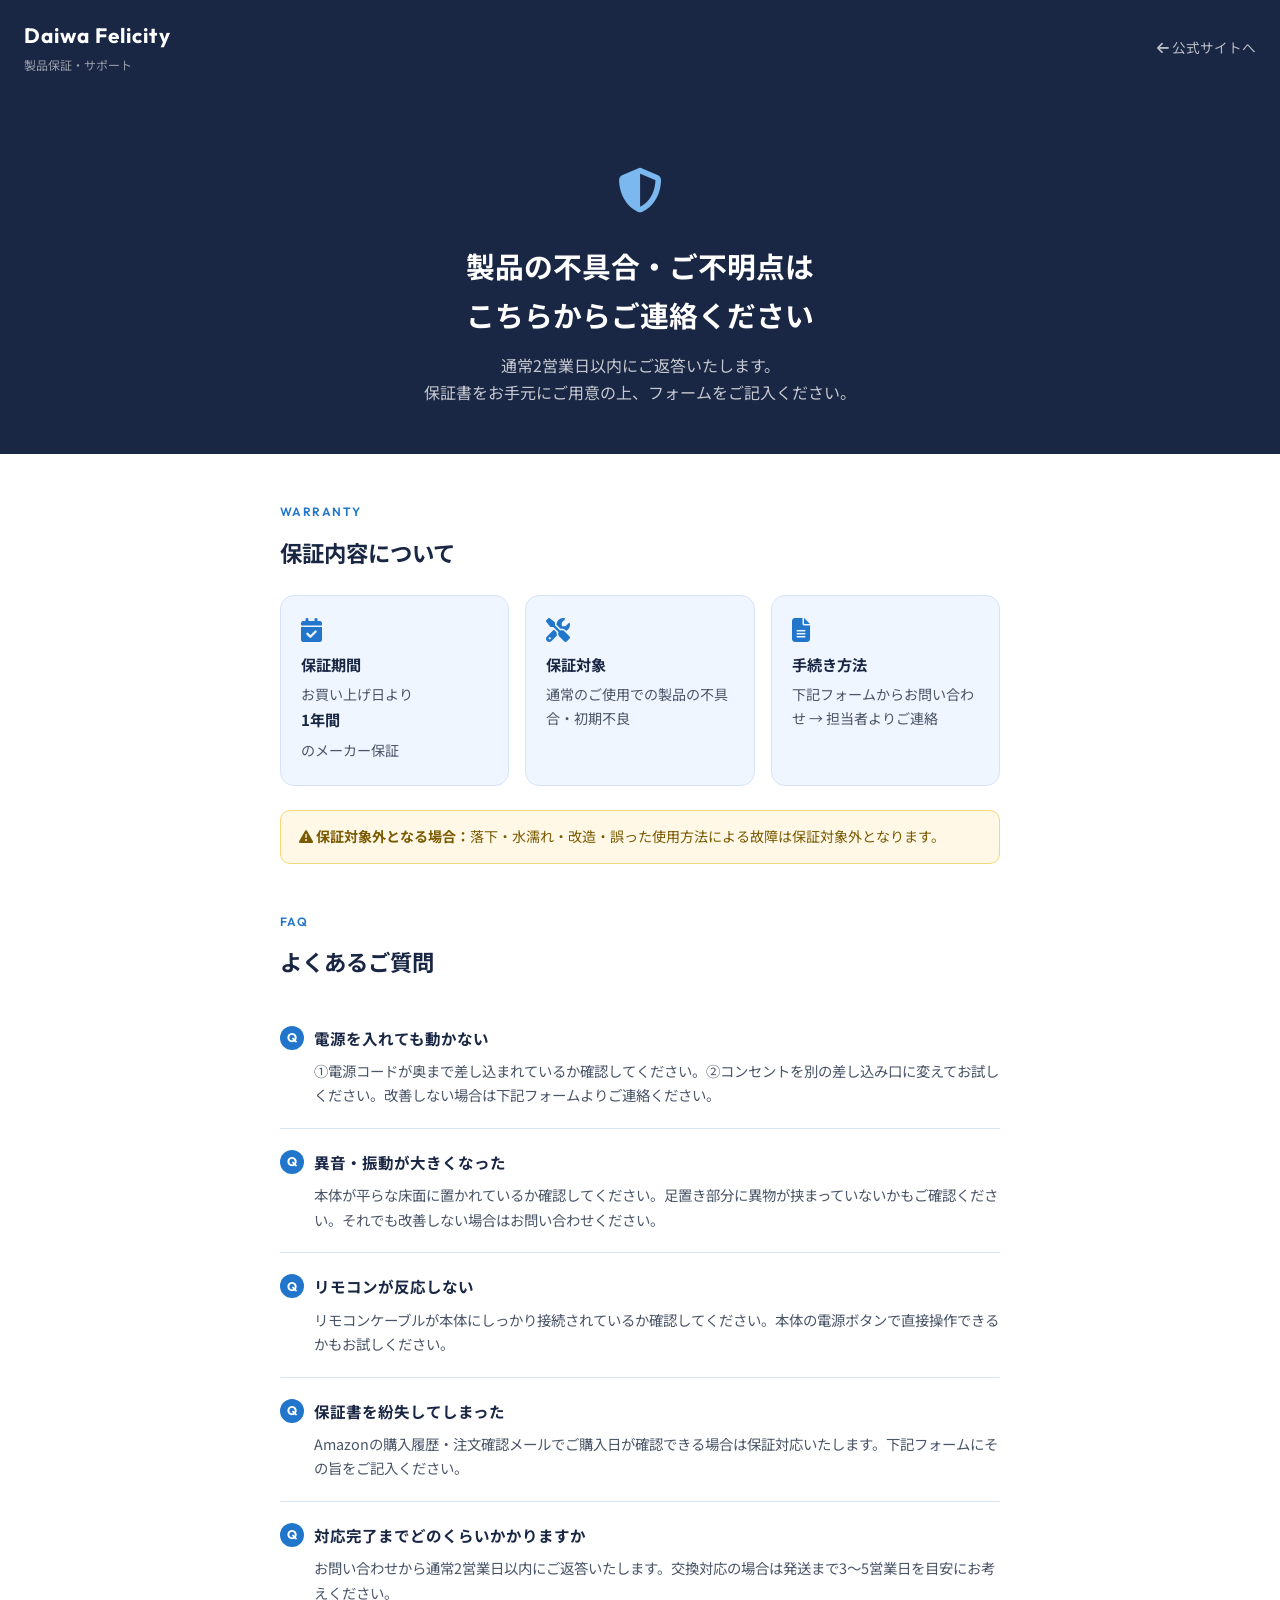
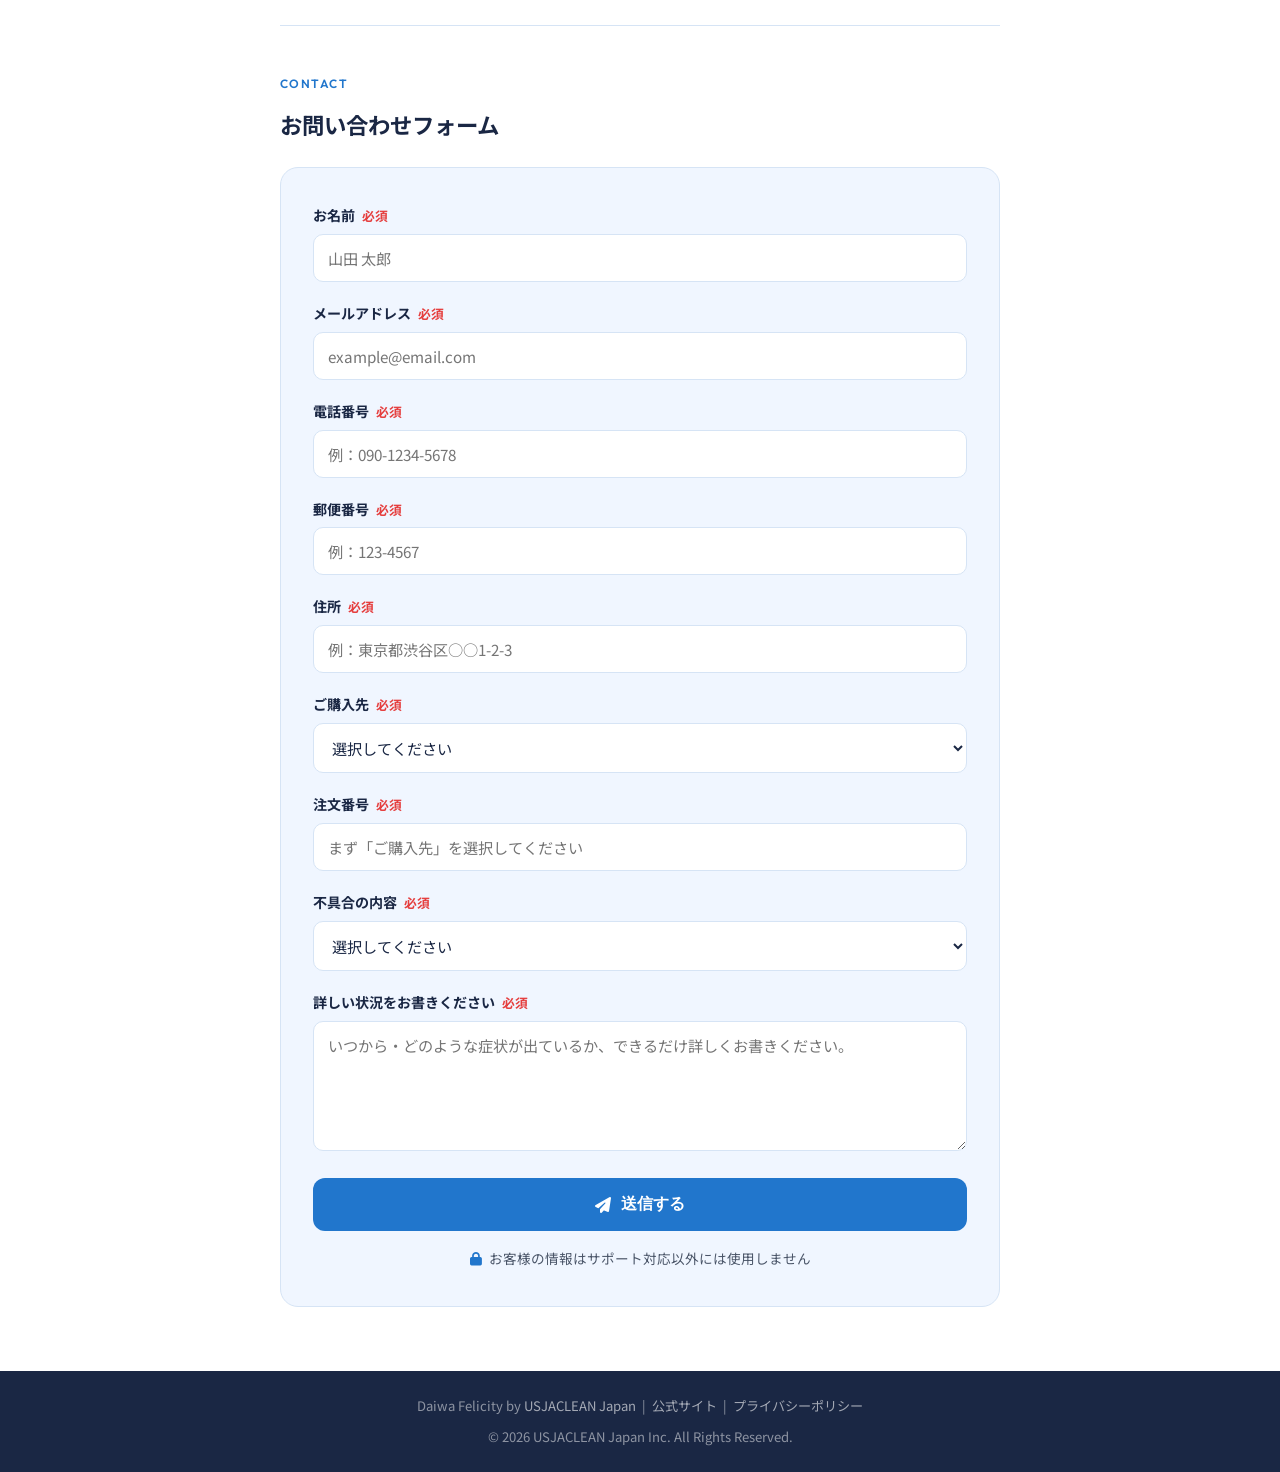
<file: warranty/index.html>
<!DOCTYPE html>
<html lang="ja">
<head>
    <meta charset="UTF-8">
    <meta name="viewport" content="width=device-width, initial-scale=1.0">
    <title>製品保証・サポート | Daiwa Felicity</title>
    <link rel="preconnect" href="https://fonts.googleapis.com">
    <link rel="preconnect" href="https://fonts.gstatic.com" crossorigin>
    <link href="https://fonts.googleapis.com/css2?family=Noto+Sans+JP:wght@400;500;700&family=Outfit:wght@300;400;600;700&display=swap" rel="stylesheet">
    <link rel="stylesheet" href="https://cdnjs.cloudflare.com/ajax/libs/font-awesome/6.4.0/css/all.min.css">
    <style>
        :root {
            --blue: #2176CC;
            --navy: #1A2744;
            --bg-light: #F0F6FF;
            --border: #D6E4F5;
            --text: #1A2744;
            --text-mid: #4A5568;
        }
        * { box-sizing: border-box; margin: 0; padding: 0; }
        body { font-family: 'Noto Sans JP', sans-serif; color: var(--text); background: #fff; line-height: 1.7; }

        .header {
            background: var(--navy);
            padding: 18px 24px;
            display: flex;
            align-items: center;
            justify-content: space-between;
        }
        .logo-wrap { display: flex; flex-direction: column; }
        .brand-name { color: #fff; font-family: 'Outfit', sans-serif; font-size: 1.3rem; font-weight: 700; letter-spacing: 0.05em; }
        .brand-sub { color: rgba(255,255,255,0.55); font-size: 0.75rem; margin-top: 2px; }
        .header-back a { color: rgba(255,255,255,0.7); text-decoration: none; font-size: 0.85rem; }
        .header-back a:hover { color: #fff; }

        .support-hero {
            background: var(--navy);
            color: #fff;
            text-align: center;
            padding: 56px 24px 48px;
        }
        .support-hero-icon { font-size: 2.8rem; margin-bottom: 16px; color: #7BB8F0; }
        .support-hero h1 { font-size: 1.8rem; font-weight: 700; margin-bottom: 12px; }
        .support-hero p { font-size: 1rem; color: rgba(255,255,255,0.75); max-width: 520px; margin: 0 auto; }

        .container { max-width: 760px; margin: 0 auto; padding: 0 20px; }

        .section-block { padding: 48px 0 0; }
        .section-label {
            font-family: 'Outfit', sans-serif;
            font-size: 0.75rem;
            letter-spacing: 0.12em;
            color: var(--blue);
            text-transform: uppercase;
            font-weight: 600;
            margin-bottom: 10px;
        }
        .section-title { font-size: 1.4rem; font-weight: 700; margin-bottom: 24px; color: var(--navy); }

        .warranty-grid {
            display: grid;
            grid-template-columns: repeat(auto-fit, minmax(200px, 1fr));
            gap: 16px;
            margin-bottom: 24px;
        }
        .warranty-card {
            background: var(--bg-light);
            border: 1px solid var(--border);
            border-radius: 14px;
            padding: 22px 20px;
        }
        .warranty-card i { font-size: 1.5rem; color: var(--blue); margin-bottom: 10px; display: block; }
        .warranty-card strong { display: block; font-size: 0.95rem; margin-bottom: 6px; color: var(--navy); }
        .warranty-card p { font-size: 0.88rem; color: var(--text-mid); }
        .warranty-note {
            background: #FFF8E7;
            border: 1px solid #F5D87A;
            border-radius: 10px;
            padding: 14px 18px;
            font-size: 0.88rem;
            color: #7A5A00;
        }

        .faq-item { border-bottom: 1px solid var(--border); padding: 20px 0; }
        .faq-q {
            font-weight: 700;
            font-size: 0.97rem;
            color: var(--navy);
            margin-bottom: 8px;
            display: flex;
            align-items: flex-start;
            gap: 10px;
        }
        .faq-q::before {
            content: "Q";
            background: var(--blue);
            color: #fff;
            font-family: 'Outfit', sans-serif;
            font-size: 0.78rem;
            font-weight: 700;
            border-radius: 50%;
            width: 24px; height: 24px;
            display: flex;
            align-items: center;
            justify-content: center;
            flex-shrink: 0;
            margin-top: 1px;
        }
        .faq-a { font-size: 0.9rem; color: var(--text-mid); padding-left: 34px; }

        .form-section { padding: 48px 0 64px; }
        .form-box {
            background: var(--bg-light);
            border: 1px solid var(--border);
            border-radius: 18px;
            padding: 36px 32px;
        }
        .form-group { margin-bottom: 20px; }
        .form-group label { display: block; font-size: 0.88rem; font-weight: 700; margin-bottom: 6px; color: var(--navy); }
        .form-group label span.req { color: #E53E3E; margin-left: 4px; font-size: 0.8rem; }
        .form-group input,
        .form-group select,
        .form-group textarea {
            width: 100%;
            padding: 12px 14px;
            border: 1.5px solid var(--border);
            border-radius: 10px;
            font-family: 'Noto Sans JP', sans-serif;
            font-size: 0.95rem;
            color: var(--text);
            background: #fff;
            outline: none;
            transition: border-color 0.2s;
        }
        .form-group input:focus,
        .form-group select:focus,
        .form-group textarea:focus { border-color: var(--blue); }
        .form-group textarea { height: 130px; resize: vertical; }
        .form-submit {
            width: 100%;
            padding: 16px;
            background: var(--blue);
            color: #fff;
            border: none;
            border-radius: 12px;
            font-size: 1rem;
            font-weight: 700;
            cursor: pointer;
            transition: background 0.2s, transform 0.1s;
            display: flex;
            align-items: center;
            justify-content: center;
            gap: 10px;
            margin-top: 8px;
        }
        .form-submit:hover { background: #1558A0; transform: translateY(-1px); }
        .form-promise { text-align: center; margin-top: 16px; font-size: 0.85rem; color: var(--text-mid); }
        .form-promise i { color: var(--blue); margin-right: 4px; }
        .order-hint {
            font-size: 0.82rem;
            color: var(--blue);
            margin-top: 7px;
            padding: 8px 12px;
            background: rgba(33, 118, 204, 0.09);
            border-radius: 7px;
            border-left: 3px solid var(--blue);
            display: none;
        }
        .order-error {
            font-size: 0.82rem;
            color: #c53030;
            margin-top: 7px;
            padding: 8px 12px;
            background: rgba(229, 62, 62, 0.07);
            border-radius: 7px;
            border-left: 3px solid #E53E3E;
            display: none;
        }
        .form-group input.input-error { border-color: #E53E3E; }

        .support-footer {
            background: var(--navy);
            color: rgba(255,255,255,0.5);
            text-align: center;
            padding: 24px;
            font-size: 0.82rem;
        }
        .support-footer a { color: rgba(255,255,255,0.6); text-decoration: none; }
        .support-footer a:hover { color: #fff; }

        @media (max-width: 600px) {
            .support-hero h1 { font-size: 1.4rem; }
            .form-box { padding: 24px 18px; }
            .warranty-grid { grid-template-columns: 1fr; }
        }
    </style>
</head>
<body>

    <header class="header">
        <div class="logo-wrap">
            <span class="brand-name">Daiwa Felicity</span>
            <span class="brand-sub">製品保証・サポート</span>
        </div>
        <div class="header-back">
            <a href="/"><i class="fas fa-arrow-left"></i> 公式サイトへ</a>
        </div>
    </header>

    <div class="support-hero">
        <div class="support-hero-icon"><i class="fas fa-shield-alt"></i></div>
        <h1>製品の不具合・ご不明点は<br>こちらからご連絡ください</h1>
        <p>通常2営業日以内にご返答いたします。<br>保証書をお手元にご用意の上、フォームをご記入ください。</p>
    </div>

    <section class="section-block">
        <div class="container">
            <p class="section-label">WARRANTY</p>
            <h2 class="section-title">保証内容について</h2>
            <div class="warranty-grid">
                <div class="warranty-card">
                    <i class="fas fa-calendar-check"></i>
                    <strong>保証期間</strong>
                    <p>お買い上げ日より<strong>1年間</strong>のメーカー保証</p>
                </div>
                <div class="warranty-card">
                    <i class="fas fa-tools"></i>
                    <strong>保証対象</strong>
                    <p>通常のご使用での製品の不具合・初期不良</p>
                </div>
                <div class="warranty-card">
                    <i class="fas fa-file-alt"></i>
                    <strong>手続き方法</strong>
                    <p>下記フォームからお問い合わせ → 担当者よりご連絡</p>
                </div>
            </div>
            <div class="warranty-note">
                <i class="fas fa-exclamation-triangle"></i>
                <strong>保証対象外となる場合：</strong>落下・水濡れ・改造・誤った使用方法による故障は保証対象外となります。
            </div>
        </div>
    </section>

    <section class="section-block">
        <div class="container">
            <p class="section-label">FAQ</p>
            <h2 class="section-title">よくあるご質問</h2>

            <div class="faq-item">
                <div class="faq-q">電源を入れても動かない</div>
                <p class="faq-a">①電源コードが奥まで差し込まれているか確認してください。②コンセントを別の差し込み口に変えてお試しください。改善しない場合は下記フォームよりご連絡ください。</p>
            </div>
            <div class="faq-item">
                <div class="faq-q">異音・振動が大きくなった</div>
                <p class="faq-a">本体が平らな床面に置かれているか確認してください。足置き部分に異物が挟まっていないかもご確認ください。それでも改善しない場合はお問い合わせください。</p>
            </div>
            <div class="faq-item">
                <div class="faq-q">リモコンが反応しない</div>
                <p class="faq-a">リモコンケーブルが本体にしっかり接続されているか確認してください。本体の電源ボタンで直接操作できるかもお試しください。</p>
            </div>
            <div class="faq-item">
                <div class="faq-q">保証書を紛失してしまった</div>
                <p class="faq-a">Amazonの購入履歴・注文確認メールでご購入日が確認できる場合は保証対応いたします。下記フォームにその旨をご記入ください。</p>
            </div>
            <div class="faq-item">
                <div class="faq-q">対応完了までどのくらいかかりますか</div>
                <p class="faq-a">お問い合わせから通常2営業日以内にご返答いたします。交換対応の場合は発送まで3〜5営業日を目安にお考えください。</p>
            </div>
        </div>
    </section>

    <section class="form-section">
        <div class="container">
            <p class="section-label">CONTACT</p>
            <h2 class="section-title">お問い合わせフォーム</h2>
            <div class="form-box">
                <form id="warranty-form" action="https://api.web3forms.com/submit" method="POST">
                    <input type="hidden" name="access_key" value="0889d2bd-52c8-4a12-9d4e-0d4573fc906a">
                    <input type="hidden" name="subject" value="製品保証お問い合わせ">
                    <input type="hidden" name="from_name" value="Daiwa Felicity 製品保証フォーム">
                    <input type="hidden" name="redirect" value="https://daiwafelicity.jp/warranty/thanks.html">

                    <div class="form-group">
                        <label>お名前 <span class="req">必須</span></label>
                        <input type="text" name="name" placeholder="山田 太郎" required>
                    </div>
                    <div class="form-group">
                        <label>メールアドレス <span class="req">必須</span></label>
                        <input type="email" name="email" placeholder="example@email.com" required>
                    </div>
                    <div class="form-group">
                        <label>電話番号 <span class="req">必須</span></label>
                        <input type="tel" name="phone" placeholder="例：090-1234-5678" pattern="^0[0-9\-]{9,12}$" title="ハイフンあり・なしどちらでも入力できます（例：090-1234-5678）" required>
                    </div>
                    <div class="form-group">
                        <label>郵便番号 <span class="req">必須</span></label>
                        <input type="text" name="postal_code" placeholder="例：123-4567" pattern="^\d{3}-?\d{4}$" title="郵便番号を入力してください（例：123-4567）" required>
                    </div>
                    <div class="form-group">
                        <label>住所 <span class="req">必須</span></label>
                        <input type="text" name="address" placeholder="例：東京都渋谷区○○1-2-3" required>
                    </div>
                    <div class="form-group">
                        <label for="purchase_channel">ご購入先 <span class="req">必須</span></label>
                        <select id="purchase_channel" name="purchase_channel" required onchange="updateOrderField()">
                            <option value="">選択してください</option>
                            <option value="amazon">Amazon</option>
                            <option value="mercari">メルカリショップス</option>
                            <option value="rakuten">楽天市場</option>
                            <option value="yahoo">Yahoo!ショッピング</option>
                            <option value="official">ダイワフェリシティ公式サイト</option>
                        </select>
                    </div>
                    <div class="form-group">
                        <label for="order_number">注文番号 <span class="req">必須</span></label>
                        <input type="text" id="order_number" name="order_number"
                            placeholder="まず「ご購入先」を選択してください"
                            required oninput="validateOrderNumber()">
                        <div class="order-hint" id="order_hint"></div>
                        <div class="order-error" id="order_error"></div>
                    </div>
                    <div class="form-group">
                        <label>不具合の内容 <span class="req">必須</span></label>
                        <select name="issue_type" required>
                            <option value="">選択してください</option>
                            <option value="no_power">電源が入らない・動かない</option>
                            <option value="abnormal_noise">異音・振動が異常</option>
                            <option value="remote_issue">リモコンが反応しない</option>
                            <option value="speed_issue">スピードが変わらない</option>
                            <option value="physical_damage">外観の破損・欠品</option>
                            <option value="other">その他</option>
                        </select>
                    </div>
                    <div class="form-group">
                        <label>詳しい状況をお書きください <span class="req">必須</span></label>
                        <textarea name="message" placeholder="いつから・どのような症状が出ているか、できるだけ詳しくお書きください。" required></textarea>
                    </div>

                    <button type="submit" class="form-submit">
                        <i class="fas fa-paper-plane"></i> 送信する
                    </button>
                    <p class="form-promise">
                        <i class="fas fa-lock"></i> お客様の情報はサポート対応以外には使用しません
                    </p>
                </form>
            </div>
        </div>
    </section>

    <footer class="support-footer">
        <p>Daiwa Felicity by <a href="/">USJACLEAN Japan</a> &nbsp;|&nbsp;
        <a href="/">公式サイト</a> &nbsp;|&nbsp;
        <a href="/privacy.html">プライバシーポリシー</a></p>
        <p style="margin-top:8px;">&copy; 2026 USJACLEAN Japan Inc. All Rights Reserved.</p>
    </footer>

    <script>
        var ORDER_CONFIG = {
            amazon: {
                placeholder: '例：503-1234567-8901234',
                pattern: /^\d{3}-\d{7}-\d{7}$/,
                hint: '形式：XXX-XXXXXXX-XXXXXXX（19文字・ハイフン込み）',
                error: 'Amazonの注文番号はハイフン区切り19文字で入力してください（例：503-1234567-8901234）',
                minlength: 19, maxlength: 19
            },
            mercari: {
                placeholder: '取引画面に表示されている注文IDを入力',
                pattern: /^.{1,100}$/,
                hint: 'メルカリアプリ／ブラウザの取引詳細画面に表示されているIDをそのまま入力してください',
                error: '注文IDを入力してください',
                minlength: 1, maxlength: 100
            },
            rakuten: {
                placeholder: '例：220811-102984-00000001',
                pattern: /^\d{6}-\d{6}-\d{8}$/,
                hint: '形式：YYMMDD-XXXXXX-XXXXXXXX（22文字・ハイフン込み）',
                error: '楽天の注文番号はハイフン区切り22文字で入力してください（例：220811-102984-00000001）',
                minlength: 22, maxlength: 22
            },
            yahoo: {
                placeholder: '例：2024011234567890',
                pattern: /^\d{10,20}$/,
                hint: '形式：数字のみ 10〜20桁（ハイフン・記号は含めない）',
                error: 'Yahoo!ショッピングの注文番号は数字のみ10〜20桁で入力してください',
                minlength: 10, maxlength: 20
            },
            official: {
                placeholder: '例：#1001',
                pattern: /^#\d{4}$/,
                hint: '形式：#から始まる4桁の数字（全5文字・例：#1001）',
                error: '公式サイトの注文番号は#から始まる5文字です（例：#1001）',
                minlength: 5, maxlength: 5
            }
        };

        function updateOrderField() {
            var channel = document.getElementById('purchase_channel').value;
            var orderInput = document.getElementById('order_number');
            var hintDiv = document.getElementById('order_hint');
            var errorDiv = document.getElementById('order_error');

            orderInput.value = '';
            orderInput.classList.remove('input-error');
            errorDiv.style.display = 'none';
            errorDiv.textContent = '';
            orderInput.setCustomValidity('');

            var config = ORDER_CONFIG[channel];
            if (config) {
                orderInput.placeholder = config.placeholder;
                orderInput.minLength = config.minlength;
                orderInput.maxLength = config.maxlength;
                hintDiv.textContent = config.hint;
                hintDiv.style.display = 'block';
            } else {
                orderInput.placeholder = 'まず「ご購入先」を選択してください';
                orderInput.removeAttribute('minlength');
                orderInput.removeAttribute('maxlength');
                hintDiv.style.display = 'none';
            }
        }

        document.addEventListener('DOMContentLoaded', function() {
            document.getElementById('order_number').addEventListener('paste', function(e) {
                e.preventDefault();
                var pasted = (e.clipboardData || window.clipboardData).getData('text').trim();
                var max = this.maxLength > 0 ? this.maxLength : pasted.length;
                this.value = pasted.slice(0, max);
                validateOrderNumber();
            });
        });

        function validateOrderNumber() {
            var channel = document.getElementById('purchase_channel').value;
            var orderInput = document.getElementById('order_number');
            var errorDiv = document.getElementById('order_error');
            var val = orderInput.value.trim();

            var config = ORDER_CONFIG[channel];
            if (!val || !config) {
                orderInput.setCustomValidity('');
                orderInput.classList.remove('input-error');
                errorDiv.style.display = 'none';
                return;
            }

            if (config.pattern.test(val)) {
                orderInput.setCustomValidity('');
                orderInput.classList.remove('input-error');
                errorDiv.style.display = 'none';
            } else {
                orderInput.setCustomValidity(config.error);
                orderInput.classList.add('input-error');
                errorDiv.textContent = '⚠ ' + config.error;
                errorDiv.style.display = 'block';
            }
        }
    </script>
</body>
</html>
</file>
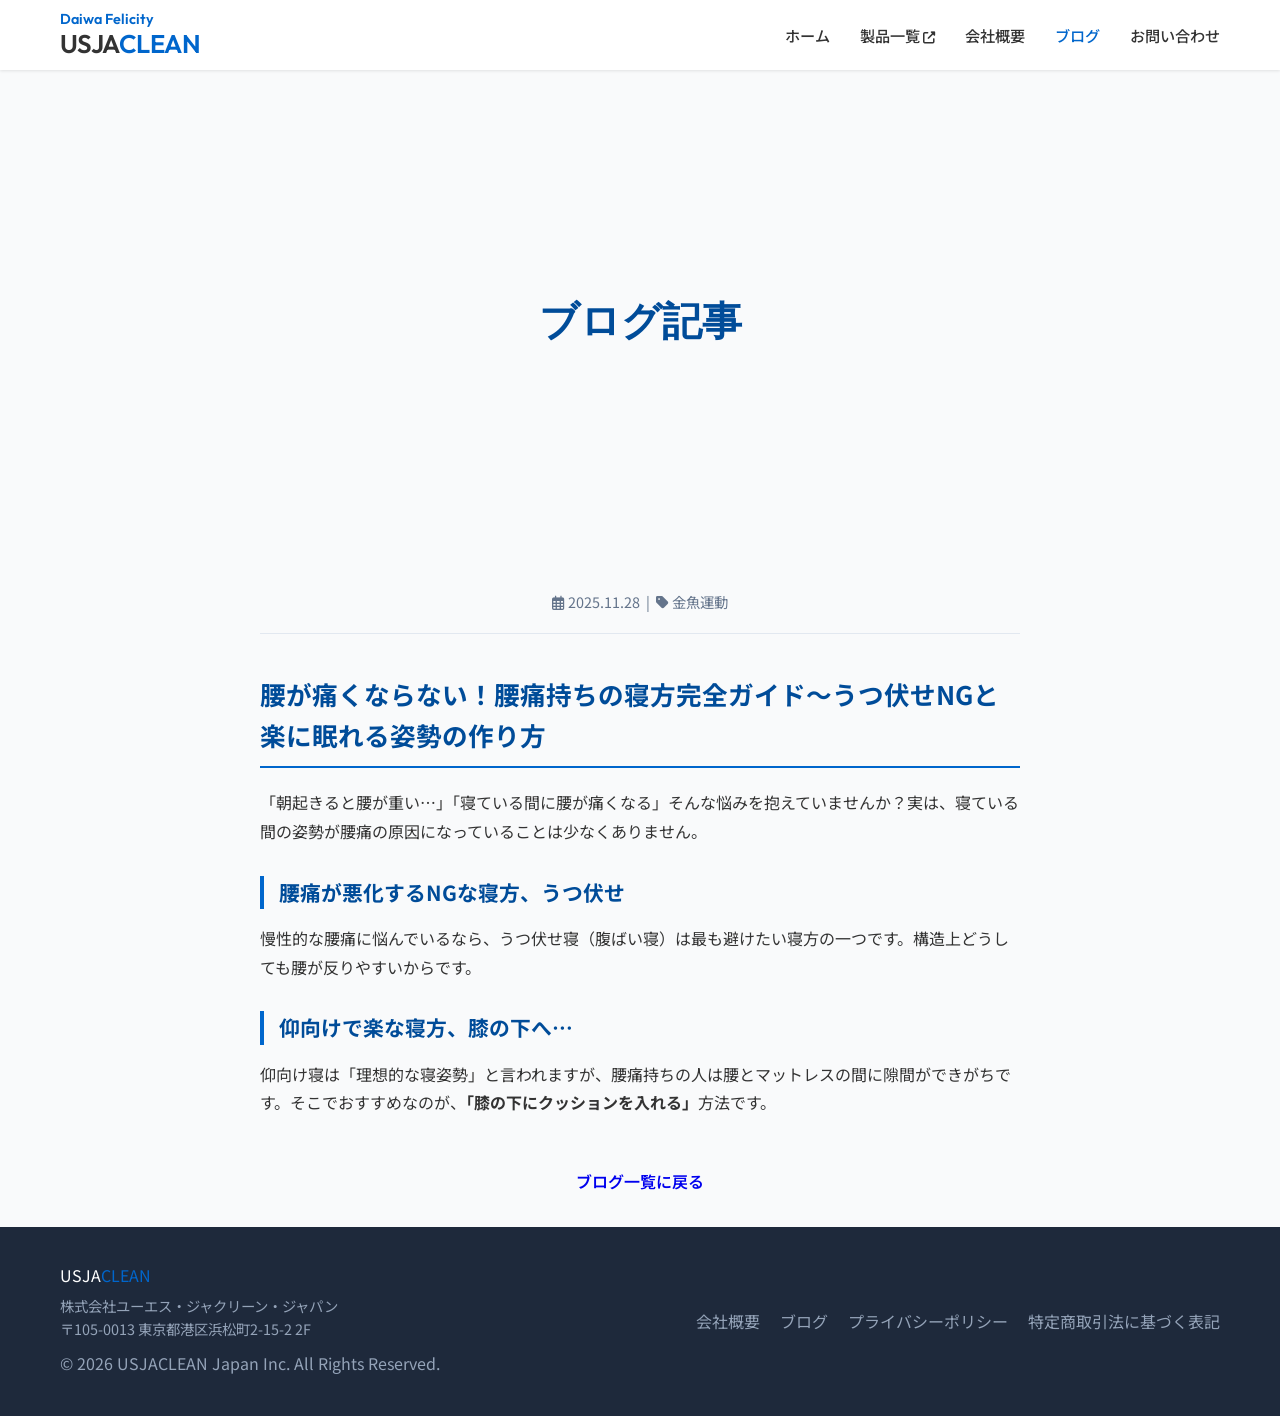
<file: blog-post-1.html>
﻿<!DOCTYPE html>
<html lang="ja">
<head>
    <meta charset="UTF-8">
    <meta name="viewport" content="width=device-width, initial-scale=1.0">
    <meta name="description" content="腰が痛くならない！腰痛持ちの寝方完全ガイド - USJACLEAN Blog">
    <title>腰痛持ちの寝方完全ガイド | USJACLEAN Blog</title>
    <link rel="canonical" href="https://daiwafelicity.jp/blog-post-1.html">
    <link rel="stylesheet" href="css/style.css">
    <link href="https://fonts.googleapis.com/css2?family=Noto+Sans+JP:wght@400;500;700&family=Outfit:wght@400;600&display=swap" rel="stylesheet">
    <link rel="stylesheet" href="https://cdnjs.cloudflare.com/ajax/libs/font-awesome/6.4.0/css/all.min.css">
</head>
<body>
    <header class="header">
        <div class="container header-container">
            <a href="index.html" class="logo">
                <span class="brand-name">Daiwa Felicity</span>
                <span class="logo-main">USJA<span class="logo-highlight">CLEAN</span></span>
            </a>
            <nav class="nav">
                <a href="index.html" class="nav-link">ホーム</a>
                <a href="https://www.amazon.co.jp/stores/USJACLEAN/page/7255FEBA-B847-4BD9-835A-D4B2AEED0647" class="nav-link" target="_blank" rel="noopener noreferrer">製品一覧 <i class="fas fa-external-link-alt" style="font-size: 0.8em;"></i></a>
                <a href="company.html" class="nav-link">会社概要</a>
                <a href="blog.html" class="nav-link active">ブログ</a>
                <a href="index.html#inquiry-form" class="nav-link">お問い合わせ</a>
            </nav>
            <button class="mobile-menu-btn" aria-label="メニューを開く"><i class="fas fa-bars"></i></button>
        </div>
    </header>
    <main>
        <section class="hero hero-home"><div class="container hero-content"><h1 class="hero-title">ブログ記事</h1></div></section>
        <section class="blog-post-section">
            <div class="container">
                <div class="blog-post-content">
                    <div class="blog-meta"><i class="far fa-calendar-alt"></i> 2025.11.28 &nbsp;|&nbsp; <i class="fas fa-tag"></i> 金魚運動</div>
                    <h2>腰が痛くならない！腰痛持ちの寝方完全ガイド〜うつ伏せNGと楽に眠れる姿勢の作り方</h2>
                    <p>「朝起きると腰が重い…」「寝ている間に腰が痛くなる」そんな悩みを抱えていませんか？実は、寝ている間の姿勢が腰痛の原因になっていることは少なくありません。</p>
                    <h3>腰痛が悪化するNGな寝方、うつ伏せ</h3>
                    <p>慢性的な腰痛に悩んでいるなら、うつ伏せ寝（腹ばい寝）は最も避けたい寝方の一つです。構造上どうしても腰が反りやすいからです。</p>
                    <h3>仰向けで楽な寝方、膝の下へ…</h3>
                    <p>仰向け寝は「理想的な寝姿勢」と言われますが、腰痛持ちの人は腰とマットレスの間に隙間ができがちです。そこでおすすめなのが、<strong>「膝の下にクッションを入れる」</strong>方法です。</p>
                    <div style="margin-top: 40px; text-align: center;"><a class="btn" href="blog.html" style="display: inline-block; text-decoration: none;">ブログ一覧に戻る</a></div>
                </div>
            </div>
        </section>
    </main>
    <footer class="footer">
        <div class="container footer-content">
            <div class="footer-left">
                <a href="index.html" class="logo footer-logo">USJA<span class="logo-highlight">CLEAN</span></a>
                <div style="margin-bottom: 10px; color: #94a3b8; font-size: 0.9rem;">
                    <p>株式会社ユーエス・ジャクリーン・ジャパン</p><p>〒105-0013 東京都港区浜松町2-15-2 2F</p>
                </div><p>&copy; 2026 USJACLEAN Japan Inc. All Rights Reserved.</p>
            </div>
            <div class="footer-links"><a href="company.html">会社概要</a><a href="blog.html">ブログ</a><a href="privacy.html">プライバシーポリシー</a><a href="tokusho.html">特定商取引法に基づく表記</a></div>
        </div>
    </footer>
    <script src="js/script.js"></script>
</body>
</html>
</file>
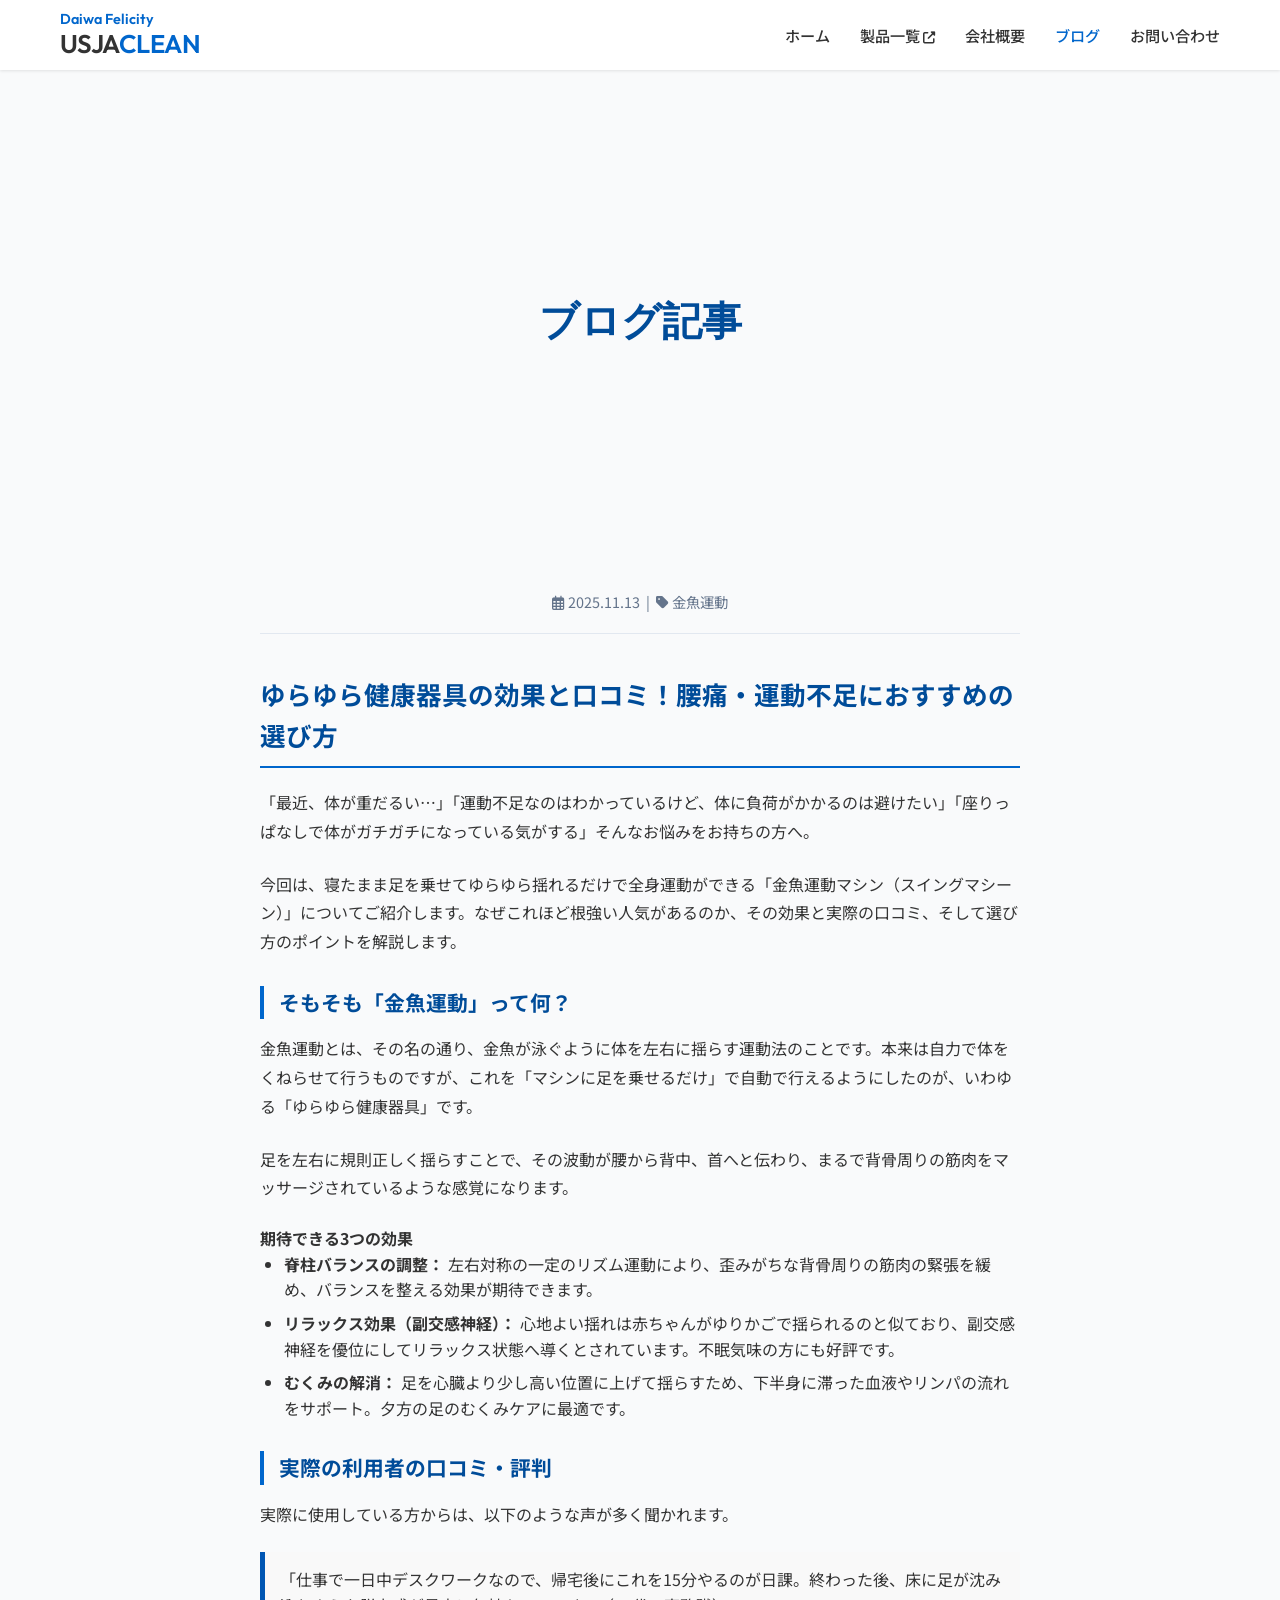
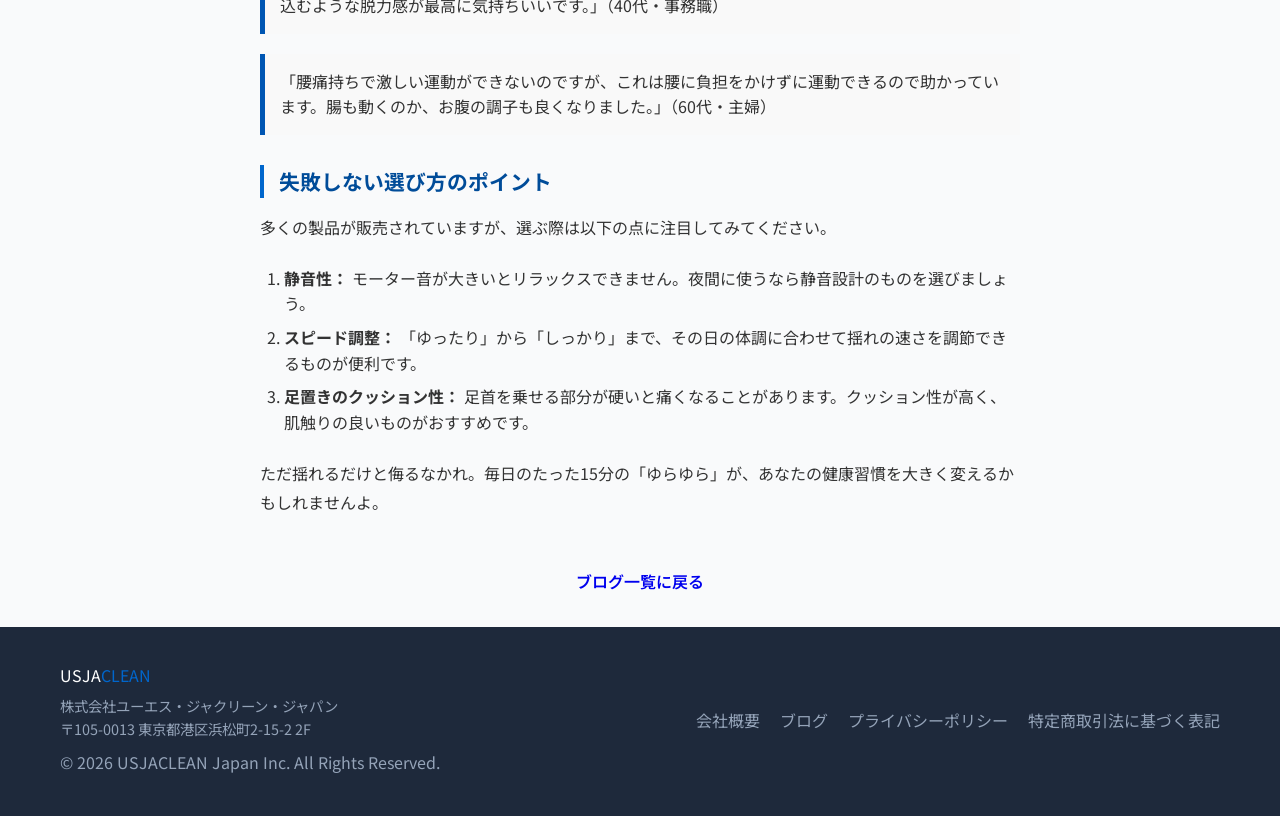
<file: blog-post-2.html>
﻿<!DOCTYPE html>
<html lang="ja">
<head>
    <meta charset="UTF-8">
    <meta name="viewport" content="width=device-width, initial-scale=1.0">
    <meta name="description" content="ゆらゆら健康器具の効果と口コミ！腰痛・運動不足におすすめの選び方 - USJACLEAN Blog">
    <title>ゆらゆら健康器具の効果と口コミ | USJACLEAN Blog</title>
    <link rel="canonical" href="https://daiwafelicity.jp/blog-post-2.html">
    <link rel="stylesheet" href="css/style.css">
    <link rel="preconnect" href="https://fonts.googleapis.com">
    <link rel="preconnect" href="https://fonts.gstatic.com" crossorigin>
    <link href="https://fonts.googleapis.com/css2?family=Noto+Sans+JP:wght@400;500;700&family=Outfit:wght@400;600&display=swap" rel="stylesheet">
    <link rel="stylesheet" href="https://cdnjs.cloudflare.com/ajax/libs/font-awesome/6.4.0/css/all.min.css">
</head>
<body>
    <header class="header">
        <div class="container header-container">
            <a href="index.html" class="logo">
                <span class="brand-name">Daiwa Felicity</span>
                <span class="logo-main">USJA<span class="logo-highlight">CLEAN</span></span>
            </a>
            <nav class="nav">
                <a href="index.html" class="nav-link">ホーム</a>
                <a href="https://www.amazon.co.jp/stores/USJACLEAN/page/7255FEBA-B847-4BD9-835A-D4B2AEED0647" class="nav-link" target="_blank" rel="noopener noreferrer">製品一覧 <i class="fas fa-external-link-alt" style="font-size: 0.8em;"></i></a>
                <a href="company.html" class="nav-link">会社概要</a>
                <a href="blog.html" class="nav-link active">ブログ</a>
                <a href="index.html#inquiry-form" class="nav-link">お問い合わせ</a>
            </nav>
            <button class="mobile-menu-btn" aria-label="メニューを開く">
                <i class="fas fa-bars"></i>
            </button>
        </div>
    </header>
    <main>
        <section class="hero hero-home">
            <div class="container hero-content">
                <h1 class="hero-title">ブログ記事</h1>
            </div>
        </section>
        <section class="blog-post-section">
            <div class="container">
                <div class="blog-post-content">
                    <div class="blog-meta">
                        <i class="far fa-calendar-alt"></i> 2025.11.13 &nbsp;|&nbsp; <i class="fas fa-tag"></i> 金魚運動
                    </div>
                    <h2>ゆらゆら健康器具の効果と口コミ！腰痛・運動不足におすすめの選び方</h2>
                    <p>「最近、体が重だるい…」「運動不足なのはわかっているけど、体に負荷がかかるのは避けたい」「座りっぱなしで体がガチガチになっている気がする」そんなお悩みをお持ちの方へ。</p>
                    <p>今回は、寝たまま足を乗せてゆらゆら揺れるだけで全身運動ができる「金魚運動マシン（スイングマシーン）」についてご紹介します。なぜこれほど根強い人気があるのか、その効果と実際の口コミ、そして選び方のポイントを解説します。</p>
                    <h3>そもそも「金魚運動」って何？</h3>
                    <p>金魚運動とは、その名の通り、金魚が泳ぐように体を左右に揺らす運動法のことです。本来は自力で体をくねらせて行うものですが、これを「マシンに足を乗せるだけ」で自動で行えるようにしたのが、いわゆる「ゆらゆら健康器具」です。</p>
                    <p>足を左右に規則正しく揺らすことで、その波動が腰から背中、首へと伝わり、まるで背骨周りの筋肉をマッサージされているような感覚になります。</p>
                    <h4>期待できる3つの効果</h4>
                    <ul>
                        <li><strong>脊柱バランスの調整：</strong> 左右対称の一定のリズム運動により、歪みがちな背骨周りの筋肉の緊張を緩め、バランスを整える効果が期待できます。</li>
                        <li><strong>リラックス効果（副交感神経）：</strong> 心地よい揺れは赤ちゃんがゆりかごで揺られるのと似ており、副交感神経を優位にしてリラックス状態へ導くとされています。不眠気味の方にも好評です。</li>
                        <li><strong>むくみの解消：</strong> 足を心臓より少し高い位置に上げて揺らすため、下半身に滞った血液やリンパの流れをサポート。夕方の足のむくみケアに最適です。</li>
                    </ul>
                    <h3>実際の利用者の口コミ・評判</h3>
                    <p>実際に使用している方からは、以下のような声が多く聞かれます。</p>
                    <blockquote style="background: #f9f9f9; padding: 15px; border-left: 5px solid #0056b3; margin: 20px 0;">
                        「仕事で一日中デスクワークなので、帰宅後にこれを15分やるのが日課。終わった後、床に足が沈み込むような脱力感が最高に気持ちいいです。」（40代・事務職）
                    </blockquote>
                    <blockquote style="background: #f9f9f9; padding: 15px; border-left: 5px solid #0056b3; margin: 20px 0;">
                        「腰痛持ちで激しい運動ができないのですが、これは腰に負担をかけずに運動できるので助かっています。腸も動くのか、お腹の調子も良くなりました。」（60代・主婦）
                    </blockquote>
                    <h3>失敗しない選び方のポイント</h3>
                    <p>多くの製品が販売されていますが、選ぶ際は以下の点に注目してみてください。</p>
                    <ol>
                        <li><strong>静音性：</strong> モーター音が大きいとリラックスできません。夜間に使うなら静音設計のものを選びましょう。</li>
                        <li><strong>スピード調整：</strong> 「ゆったり」から「しっかり」まで、その日の体調に合わせて揺れの速さを調節できるものが便利です。</li>
                        <li><strong>足置きのクッション性：</strong> 足首を乗せる部分が硬いと痛くなることがあります。クッション性が高く、肌触りの良いものがおすすめです。</li>
                    </ol>
                    <p>ただ揺れるだけと侮るなかれ。毎日のたった15分の「ゆらゆら」が、あなたの健康習慣を大きく変えるかもしれませんよ。</p>
                    <div style="margin-top: 40px; text-align: center;">
                        <a class="btn" href="blog.html" style="display: inline-block; text-decoration: none;">ブログ一覧に戻る</a>
                    </div>
                </div>
            </div>
        </section>
    </main>
    <footer class="footer">
        <div class="container footer-content">
            <div class="footer-left">
                <a href="index.html" class="logo footer-logo">USJA<span class="logo-highlight">CLEAN</span></a>
                <div style="margin-bottom: 10px; color: #94a3b8; font-size: 0.9rem;">
                    <p>株式会社ユーエス・ジャクリーン・ジャパン</p>
                    <p>〒105-0013 東京都港区浜松町2-15-2 2F</p>
                </div>
                <p>&copy; 2026 USJACLEAN Japan Inc. All Rights Reserved.</p>
            </div>
            <div class="footer-links">
                <a href="company.html">会社概要</a>
                <a href="blog.html">ブログ</a>
                <a href="privacy.html">プライバシーポリシー</a>
                <a href="tokusho.html">特定商取引法に基づく表記</a>
            </div>
        </div>
    </footer>
    <script src="js/script.js"></script>
</body>
</html>
</file>
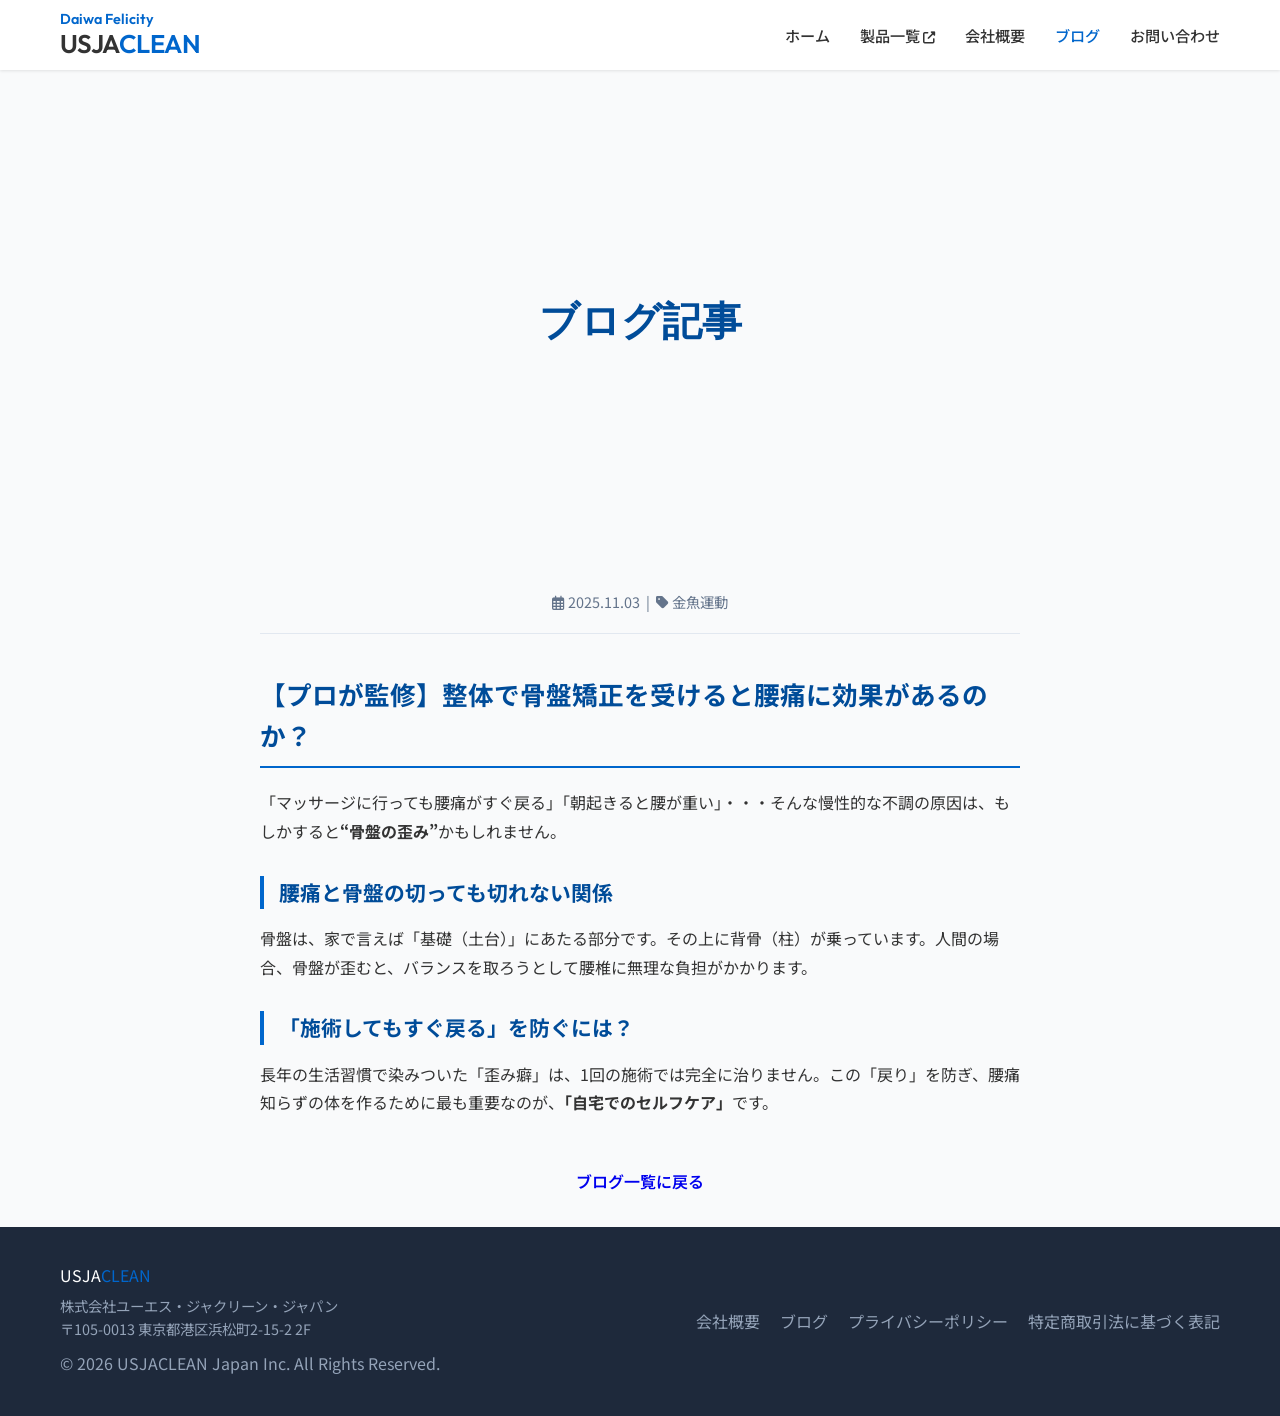
<file: blog-post-3.html>
﻿<!DOCTYPE html>
<html lang="ja">
<head>
    <meta charset="UTF-8">
    <meta name="viewport" content="width=device-width, initial-scale=1.0">
    <meta name="description" content="【プロが監修】整体で骨盤矯正を受けると腰痛に効果があるのか？ - USJACLEAN Blog">
    <title>整体で骨盤矯正を受けると腰痛に効果があるのか？ | USJACLEAN Blog</title>
    <link rel="canonical" href="https://daiwafelicity.jp/blog-post-3.html">
    <link rel="stylesheet" href="css/style.css">
    <link href="https://fonts.googleapis.com/css2?family=Noto+Sans+JP:wght@400;500;700&family=Outfit:wght@400;600&display=swap" rel="stylesheet">
    <link rel="stylesheet" href="https://cdnjs.cloudflare.com/ajax/libs/font-awesome/6.4.0/css/all.min.css">
</head>
<body>
    <header class="header">
        <div class="container header-container">
            <a href="index.html" class="logo">
                <span class="brand-name">Daiwa Felicity</span>
                <span class="logo-main">USJA<span class="logo-highlight">CLEAN</span></span>
            </a>
            <nav class="nav">
                <a href="index.html" class="nav-link">ホーム</a>
                <a href="https://www.amazon.co.jp/stores/USJACLEAN/page/7255FEBA-B847-4BD9-835A-D4B2AEED0647" class="nav-link" target="_blank" rel="noopener noreferrer">製品一覧 <i class="fas fa-external-link-alt" style="font-size: 0.8em;"></i></a>
                <a href="company.html" class="nav-link">会社概要</a>
                <a href="blog.html" class="nav-link active">ブログ</a>
                <a href="index.html#inquiry-form" class="nav-link">お問い合わせ</a>
            </nav>
            <button class="mobile-menu-btn" aria-label="メニューを開く"><i class="fas fa-bars"></i></button>
        </div>
    </header>
    <main>
        <section class="hero hero-home"><div class="container hero-content"><h1 class="hero-title">ブログ記事</h1></div></section>
        <section class="blog-post-section">
            <div class="container">
                <div class="blog-post-content">
                    <div class="blog-meta"><i class="far fa-calendar-alt"></i> 2025.11.03 &nbsp;|&nbsp; <i class="fas fa-tag"></i> 金魚運動</div>
                    <h2>【プロが監修】整体で骨盤矯正を受けると腰痛に効果があるのか？</h2>
                    <p>「マッサージに行っても腰痛がすぐ戻る」「朝起きると腰が重い」・・・そんな慢性的な不調の原因は、もしかすると<strong>“骨盤の歪み”</strong>かもしれません。</p>
                    <h3>腰痛と骨盤の切っても切れない関係</h3>
                    <p>骨盤は、家で言えば「基礎（土台）」にあたる部分です。その上に背骨（柱）が乗っています。人間の場合、骨盤が歪むと、バランスを取ろうとして腰椎に無理な負担がかかります。</p>
                    <h3>「施術してもすぐ戻る」を防ぐには？</h3>
                    <p>長年の生活習慣で染みついた「歪み癖」は、1回の施術では完全に治りません。この「戻り」を防ぎ、腰痛知らずの体を作るために最も重要なのが、<strong>「自宅でのセルフケア」</strong>です。</p>
                    <div style="margin-top: 40px; text-align: center;"><a class="btn" href="blog.html" style="display: inline-block; text-decoration: none;">ブログ一覧に戻る</a></div>
                </div>
            </div>
        </section>
    </main>
    <footer class="footer">
        <div class="container footer-content">
            <div class="footer-left">
                <a href="index.html" class="logo footer-logo">USJA<span class="logo-highlight">CLEAN</span></a>
                <div style="margin-bottom: 10px; color: #94a3b8; font-size: 0.9rem;">
                    <p>株式会社ユーエス・ジャクリーン・ジャパン</p><p>〒105-0013 東京都港区浜松町2-15-2 2F</p>
                </div><p>&copy; 2026 USJACLEAN Japan Inc. All Rights Reserved.</p>
            </div>
            <div class="footer-links"><a href="company.html">会社概要</a><a href="blog.html">ブログ</a><a href="privacy.html">プライバシーポリシー</a><a href="tokusho.html">特定商取引法に基づく表記</a></div>
        </div>
    </footer>
    <script src="js/script.js"></script>
</body>
</html>
</file>
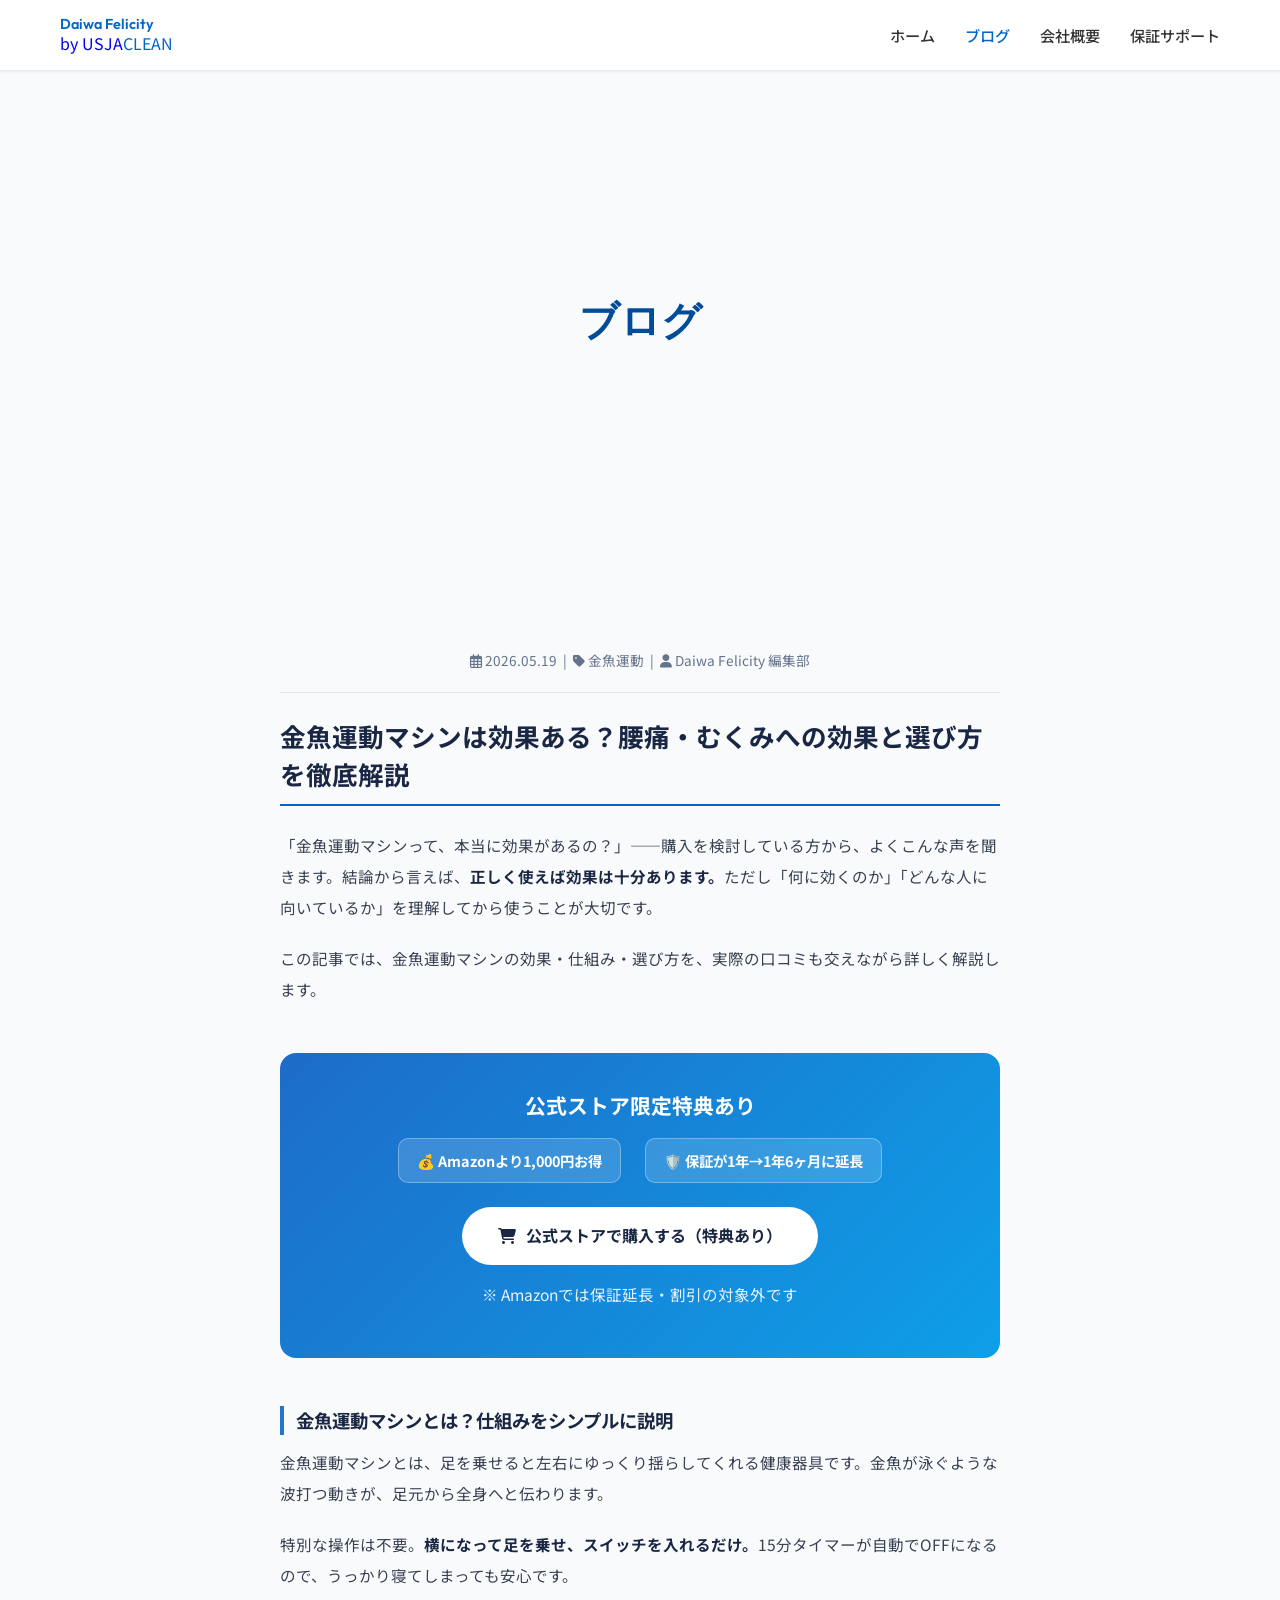
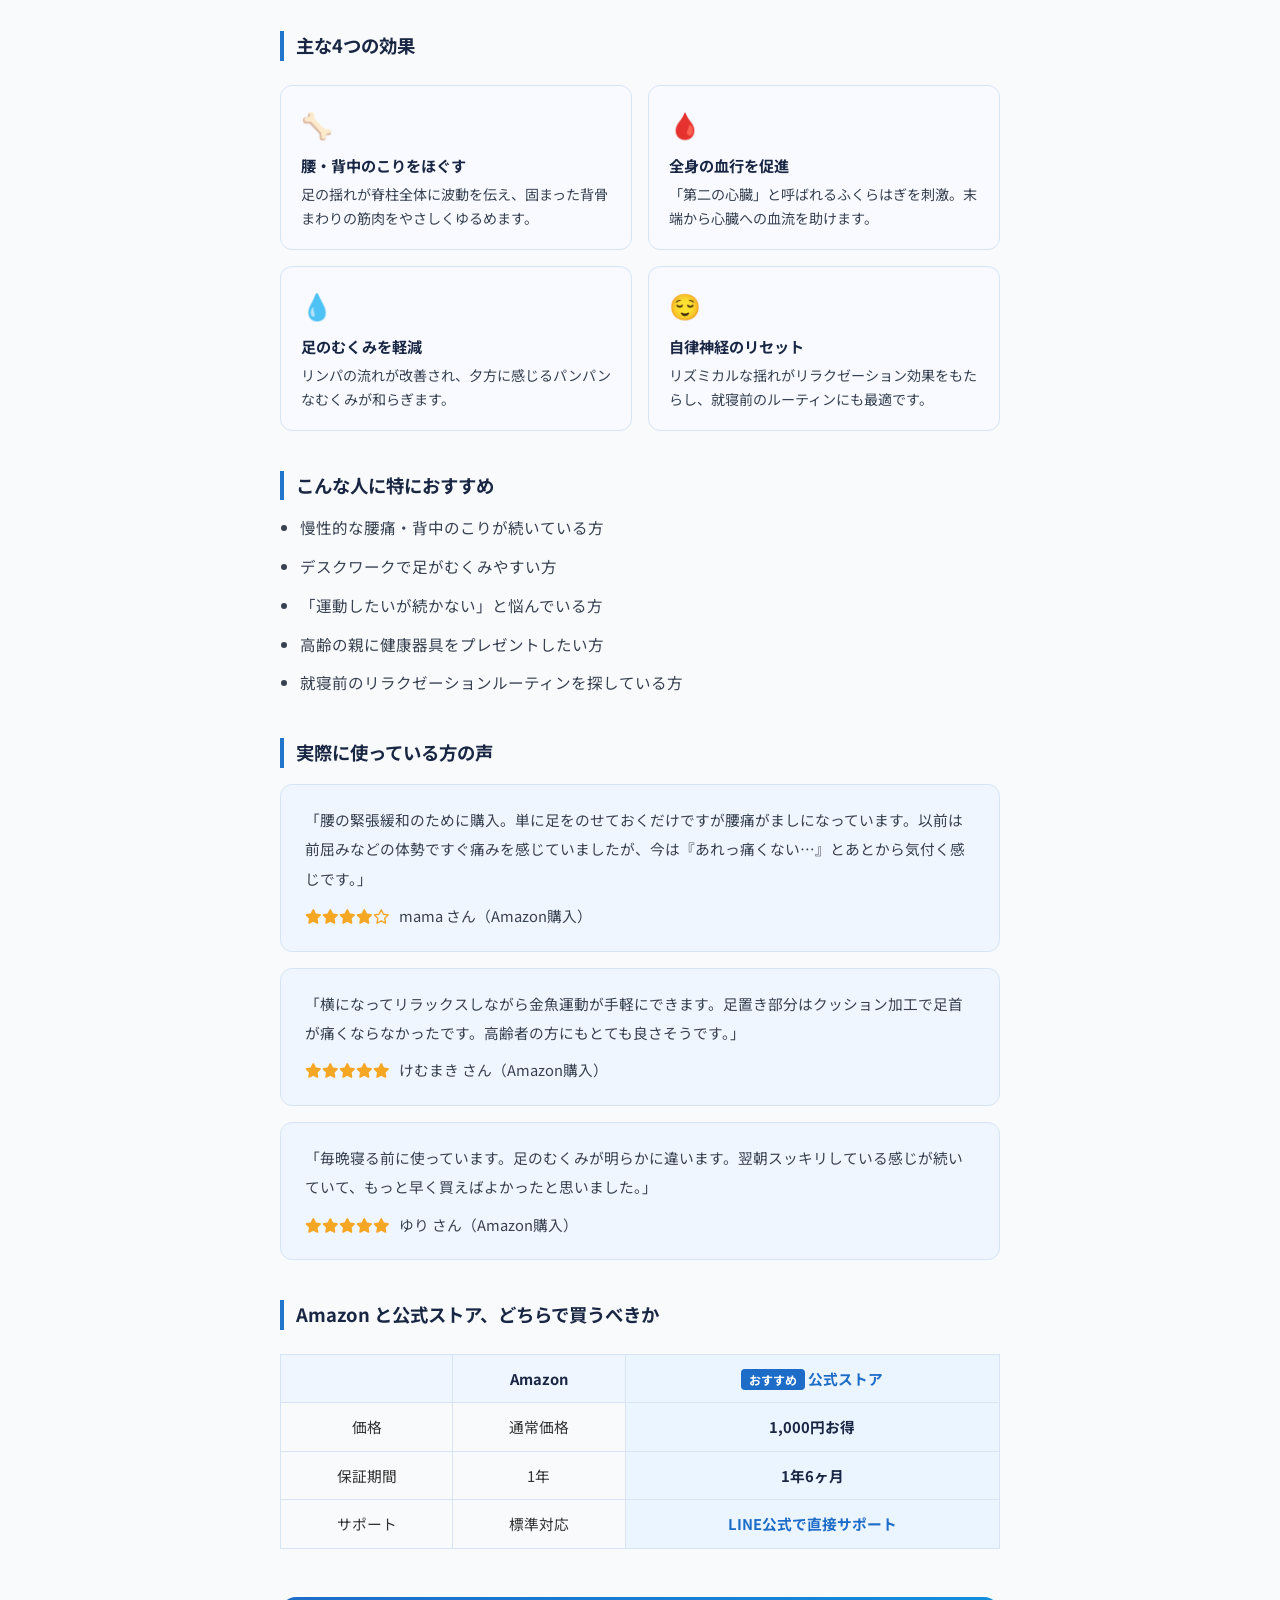
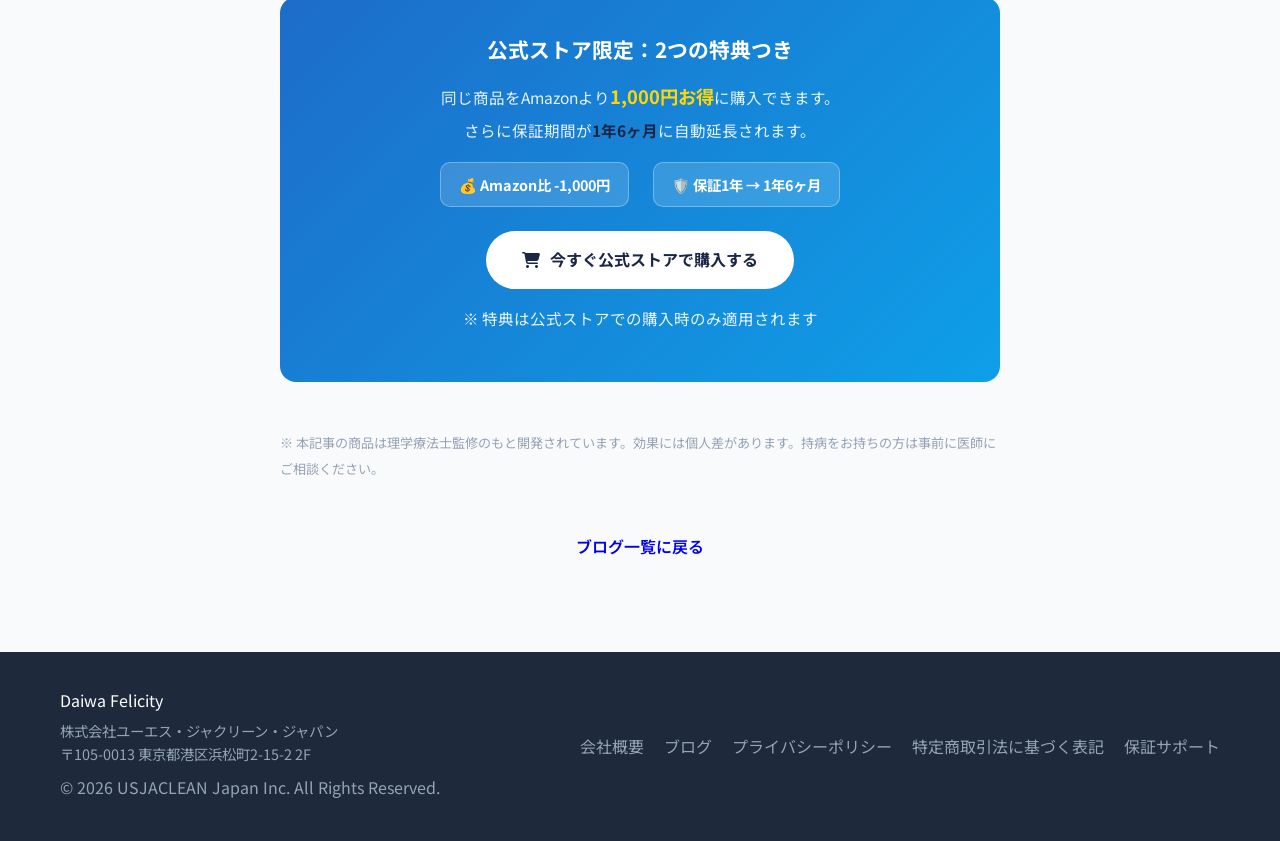
<file: blog-post-4.html>
<!DOCTYPE html>
<html lang="ja">
<head>
    <meta charset="UTF-8">
    <meta name="viewport" content="width=device-width, initial-scale=1.0">
    <meta name="description" content="金魚運動マシンは効果ある？腰痛・むくみへの効果と正しい選び方を徹底解説。理学療法士監修のVitality Swingを公式ストアでAmazonより1,000円お得に購入できます。">
    <title>金魚運動マシンは効果ある？効果と選び方を徹底解説 | Daiwa Felicity Blog</title>
    <link rel="canonical" href="https://daiwafelicity.jp/blog-post-4.html">
    <link rel="stylesheet" href="css/style.css">
    <link rel="preconnect" href="https://fonts.googleapis.com">
    <link rel="preconnect" href="https://fonts.gstatic.com" crossorigin>
    <link href="https://fonts.googleapis.com/css2?family=Noto+Sans+JP:wght@400;500;700&family=Outfit:wght@400;600&display=swap" rel="stylesheet">
    <link rel="stylesheet" href="https://cdnjs.cloudflare.com/ajax/libs/font-awesome/6.4.0/css/all.min.css">
    <style>
        .blog-post-section { padding: 60px 0; }
        .blog-post-content { max-width: 760px; margin: 0 auto; }
        .blog-meta { color: #64748b; font-size: 0.85rem; margin-bottom: 24px; }
        .blog-post-content h2 { font-size: 1.6rem; font-weight: 700; color: #1A2744; margin: 0 0 24px; line-height: 1.5; }
        .blog-post-content h3 { font-size: 1.15rem; font-weight: 700; color: #1A2744; margin: 40px 0 12px; padding-left: 12px; border-left: 4px solid #2176CC; }
        .blog-post-content p { font-size: 0.97rem; line-height: 2; color: #374151; margin-bottom: 20px; }
        .blog-post-content strong { color: #1A2744; }
        .blog-post-content ul { padding-left: 20px; margin-bottom: 20px; }
        .blog-post-content ul li { font-size: 0.97rem; line-height: 2; color: #374151; }
        .review-box { background: #F0F6FF; border: 1px solid #D6E4F5; border-radius: 12px; padding: 20px 24px; margin: 16px 0; }
        .review-box p { margin-bottom: 0; font-size: 0.92rem; }
        .review-author { font-size: 0.82rem; color: #64748b; margin-top: 8px !important; }
        .cta-box { background: linear-gradient(135deg, #1d6cc8, #0e9fe8); border-radius: 16px; padding: 36px 32px; text-align: center; margin: 48px 0; color: white; }
        .cta-box h3 { color: white; border-left: none; padding-left: 0; font-size: 1.3rem; margin: 0 0 12px; }
        .cta-box p { color: rgba(255,255,255,0.9); margin-bottom: 12px; }
        .cta-benefits { display: flex; justify-content: center; gap: 24px; margin: 16px 0 24px; flex-wrap: wrap; }
        .cta-benefit { background: rgba(255,255,255,0.15); border: 1px solid rgba(255,255,255,0.3); border-radius: 10px; padding: 10px 18px; font-size: 0.9rem; font-weight: 700; }
        .cta-btn { display: inline-flex; align-items: center; gap: 10px; background: white; color: #1A2744; text-decoration: none; font-weight: 700; font-size: 1rem; padding: 16px 36px; border-radius: 50px; transition: all 0.2s; }
        .cta-btn:hover { transform: translateY(-2px); box-shadow: 0 8px 24px rgba(0,0,0,0.15); }
        .cta-sub { font-size: 0.8rem; color: rgba(255,255,255,0.7); margin-top: 14px !important; }
        .effect-grid { display: grid; grid-template-columns: 1fr 1fr; gap: 16px; margin: 24px 0; }
        .effect-card { background: #F8FAFF; border: 1px solid #D6E4F5; border-radius: 12px; padding: 18px 20px; }
        .effect-card .effect-icon { font-size: 1.6rem; margin-bottom: 8px; }
        .effect-card h4 { font-size: 0.95rem; font-weight: 700; color: #1A2744; margin-bottom: 6px; }
        .effect-card p { font-size: 0.88rem; color: #374151; margin-bottom: 0; line-height: 1.7; }
        .compare-table { width: 100%; border-collapse: collapse; margin: 24px 0; font-size: 0.92rem; }
        .compare-table th, .compare-table td { padding: 12px 16px; border: 1px solid #D6E4F5; text-align: center; }
        .compare-table th { background: #F0F6FF; font-weight: 700; color: #1A2744; }
        .compare-table .highlight-col { background: #EBF5FF; font-weight: 700; color: #1d6cc8; }
        .badge-best { background: #1d6cc8; color: white; font-size: 0.75rem; font-weight: 700; padding: 2px 8px; border-radius: 4px; }
        @media (max-width: 600px) { .effect-grid { grid-template-columns: 1fr; } .cta-benefits { flex-direction: column; align-items: center; } }
    </style>
</head>
<body>
    <header class="header">
        <div class="container header-container">
            <a href="/lp/" class="logo">
                <span class="brand-name">Daiwa Felicity</span>
                <span class="logo-sub">by USJA<span class="logo-highlight">CLEAN</span></span>
            </a>
            <nav class="nav">
                <a href="/lp/" class="nav-link">ホーム</a>
                <a href="/blog.html" class="nav-link active">ブログ</a>
                <a href="/company.html" class="nav-link">会社概要</a>
                <a href="/warranty/" class="nav-link">保証サポート</a>
            </nav>
            <button class="mobile-menu-btn" aria-label="メニューを開く"><i class="fas fa-bars"></i></button>
        </div>
    </header>

    <main>
        <section class="hero hero-home">
            <div class="container hero-content">
                <h1 class="hero-title">ブログ</h1>
            </div>
        </section>

        <section class="blog-post-section">
            <div class="container">
                <div class="blog-post-content">
                    <div class="blog-meta">
                        <i class="far fa-calendar-alt"></i> 2026.05.19 &nbsp;|&nbsp;
                        <i class="fas fa-tag"></i> 金魚運動 &nbsp;|&nbsp;
                        <i class="fas fa-user"></i> Daiwa Felicity 編集部
                    </div>

                    <h2>金魚運動マシンは効果ある？腰痛・むくみへの効果と選び方を徹底解説</h2>

                    <p>「金魚運動マシンって、本当に効果があるの？」——購入を検討している方から、よくこんな声を聞きます。結論から言えば、<strong>正しく使えば効果は十分あります。</strong>ただし「何に効くのか」「どんな人に向いているか」を理解してから使うことが大切です。</p>

                    <p>この記事では、金魚運動マシンの効果・仕組み・選び方を、実際の口コミも交えながら詳しく解説します。</p>

                    <!-- CTA①：すでに買う気の人向け -->
                    <div class="cta-box">
                        <h3>公式ストア限定特典あり</h3>
                        <div class="cta-benefits">
                            <div class="cta-benefit">💰 Amazonより1,000円お得</div>
                            <div class="cta-benefit">🛡️ 保証が1年→1年6ヶ月に延長</div>
                        </div>
                        <a href="https://m78bmn-uw.myshopify.com/products/vitality-swing" class="cta-btn" target="_blank" rel="noopener noreferrer">
                            <i class="fas fa-shopping-cart"></i> 公式ストアで購入する（特典あり）
                        </a>
                        <p class="cta-sub">※ Amazonでは保証延長・割引の対象外です</p>
                    </div>

                    <h3>金魚運動マシンとは？仕組みをシンプルに説明</h3>

                    <p>金魚運動マシンとは、足を乗せると左右にゆっくり揺らしてくれる健康器具です。金魚が泳ぐような波打つ動きが、足元から全身へと伝わります。</p>

                    <p>特別な操作は不要。<strong>横になって足を乗せ、スイッチを入れるだけ。</strong>15分タイマーが自動でOFFになるので、うっかり寝てしまっても安心です。</p>

                    <h3>主な4つの効果</h3>

                    <div class="effect-grid">
                        <div class="effect-card">
                            <div class="effect-icon">🦴</div>
                            <h4>腰・背中のこりをほぐす</h4>
                            <p>足の揺れが脊柱全体に波動を伝え、固まった背骨まわりの筋肉をやさしくゆるめます。</p>
                        </div>
                        <div class="effect-card">
                            <div class="effect-icon">🩸</div>
                            <h4>全身の血行を促進</h4>
                            <p>「第二の心臓」と呼ばれるふくらはぎを刺激。末端から心臓への血流を助けます。</p>
                        </div>
                        <div class="effect-card">
                            <div class="effect-icon">💧</div>
                            <h4>足のむくみを軽減</h4>
                            <p>リンパの流れが改善され、夕方に感じるパンパンなむくみが和らぎます。</p>
                        </div>
                        <div class="effect-card">
                            <div class="effect-icon">😌</div>
                            <h4>自律神経のリセット</h4>
                            <p>リズミカルな揺れがリラクゼーション効果をもたらし、就寝前のルーティンにも最適です。</p>
                        </div>
                    </div>

                    <h3>こんな人に特におすすめ</h3>

                    <ul>
                        <li>慢性的な腰痛・背中のこりが続いている方</li>
                        <li>デスクワークで足がむくみやすい方</li>
                        <li>「運動したいが続かない」と悩んでいる方</li>
                        <li>高齢の親に健康器具をプレゼントしたい方</li>
                        <li>就寝前のリラクゼーションルーティンを探している方</li>
                    </ul>

                    <h3>実際に使っている方の声</h3>

                    <div class="review-box">
                        <p>「腰の緊張緩和のために購入。単に足をのせておくだけですが腰痛がましになっています。以前は前屈みなどの体勢ですぐ痛みを感じていましたが、今は『あれっ痛くない…』とあとから気付く感じです。」</p>
                        <p class="review-author"><i class="fas fa-star" style="color:#F5A623;"></i><i class="fas fa-star" style="color:#F5A623;"></i><i class="fas fa-star" style="color:#F5A623;"></i><i class="fas fa-star" style="color:#F5A623;"></i><i class="far fa-star" style="color:#F5A623;"></i> &nbsp; mama さん（Amazon購入）</p>
                    </div>

                    <div class="review-box">
                        <p>「横になってリラックスしながら金魚運動が手軽にできます。足置き部分はクッション加工で足首が痛くならなかったです。高齢者の方にもとても良さそうです。」</p>
                        <p class="review-author"><i class="fas fa-star" style="color:#F5A623;"></i><i class="fas fa-star" style="color:#F5A623;"></i><i class="fas fa-star" style="color:#F5A623;"></i><i class="fas fa-star" style="color:#F5A623;"></i><i class="fas fa-star" style="color:#F5A623;"></i> &nbsp; けむまき さん（Amazon購入）</p>
                    </div>

                    <div class="review-box">
                        <p>「毎晩寝る前に使っています。足のむくみが明らかに違います。翌朝スッキリしている感じが続いていて、もっと早く買えばよかったと思いました。」</p>
                        <p class="review-author"><i class="fas fa-star" style="color:#F5A623;"></i><i class="fas fa-star" style="color:#F5A623;"></i><i class="fas fa-star" style="color:#F5A623;"></i><i class="fas fa-star" style="color:#F5A623;"></i><i class="fas fa-star" style="color:#F5A623;"></i> &nbsp; ゆり さん（Amazon購入）</p>
                    </div>

                    <h3>Amazon と公式ストア、どちらで買うべきか</h3>

                    <table class="compare-table">
                        <thead>
                            <tr>
                                <th></th>
                                <th>Amazon</th>
                                <th class="highlight-col"><span class="badge-best">おすすめ</span> 公式ストア</th>
                            </tr>
                        </thead>
                        <tbody>
                            <tr>
                                <td>価格</td>
                                <td>通常価格</td>
                                <td class="highlight-col"><strong>1,000円お得</strong></td>
                            </tr>
                            <tr>
                                <td>保証期間</td>
                                <td>1年</td>
                                <td class="highlight-col"><strong>1年6ヶ月</strong></td>
                            </tr>
                            <tr>
                                <td>サポート</td>
                                <td>標準対応</td>
                                <td class="highlight-col">LINE公式で直接サポート</td>
                            </tr>
                        </tbody>
                    </table>

                    <!-- CTA②：記事を読み終えた人向け -->
                    <div class="cta-box">
                        <h3>公式ストア限定：2つの特典つき</h3>
                        <p>同じ商品をAmazonより<strong style="font-size:1.15rem; color:#FFD700;">1,000円お得</strong>に購入できます。<br>さらに保証期間が<strong>1年6ヶ月</strong>に自動延長されます。</p>
                        <div class="cta-benefits">
                            <div class="cta-benefit">💰 Amazon比 -1,000円</div>
                            <div class="cta-benefit">🛡️ 保証1年 → 1年6ヶ月</div>
                        </div>
                        <a href="https://m78bmn-uw.myshopify.com/products/vitality-swing" class="cta-btn" target="_blank" rel="noopener noreferrer">
                            <i class="fas fa-shopping-cart"></i> 今すぐ公式ストアで購入する
                        </a>
                        <p class="cta-sub">※ 特典は公式ストアでの購入時のみ適用されます</p>
                    </div>

                    <p style="font-size:0.82rem; color:#94a3b8;">※ 本記事の商品は理学療法士監修のもと開発されています。効果には個人差があります。持病をお持ちの方は事前に医師にご相談ください。</p>

                    <div style="margin-top: 40px; text-align: center;">
                        <a class="btn" href="/blog.html" style="display: inline-block; text-decoration: none;">ブログ一覧に戻る</a>
                    </div>
                </div>
            </div>
        </section>
    </main>

    <footer class="footer">
        <div class="container footer-content">
            <div class="footer-left">
                <a href="/lp/" class="logo footer-logo">Daiwa Felicity</a>
                <div style="margin-bottom: 10px; color: #94a3b8; font-size: 0.9rem;">
                    <p>株式会社ユーエス・ジャクリーン・ジャパン</p>
                    <p>〒105-0013 東京都港区浜松町2-15-2 2F</p>
                </div>
                <p>&copy; 2026 USJACLEAN Japan Inc. All Rights Reserved.</p>
            </div>
            <div class="footer-links">
                <a href="/company.html">会社概要</a>
                <a href="/blog.html">ブログ</a>
                <a href="/privacy.html">プライバシーポリシー</a>
                <a href="/tokusho.html">特定商取引法に基づく表記</a>
                <a href="/warranty/">保証サポート</a>
            </div>
        </div>
    </footer>
    <script src="/js/script.js"></script>
</body>
</html>
</file>
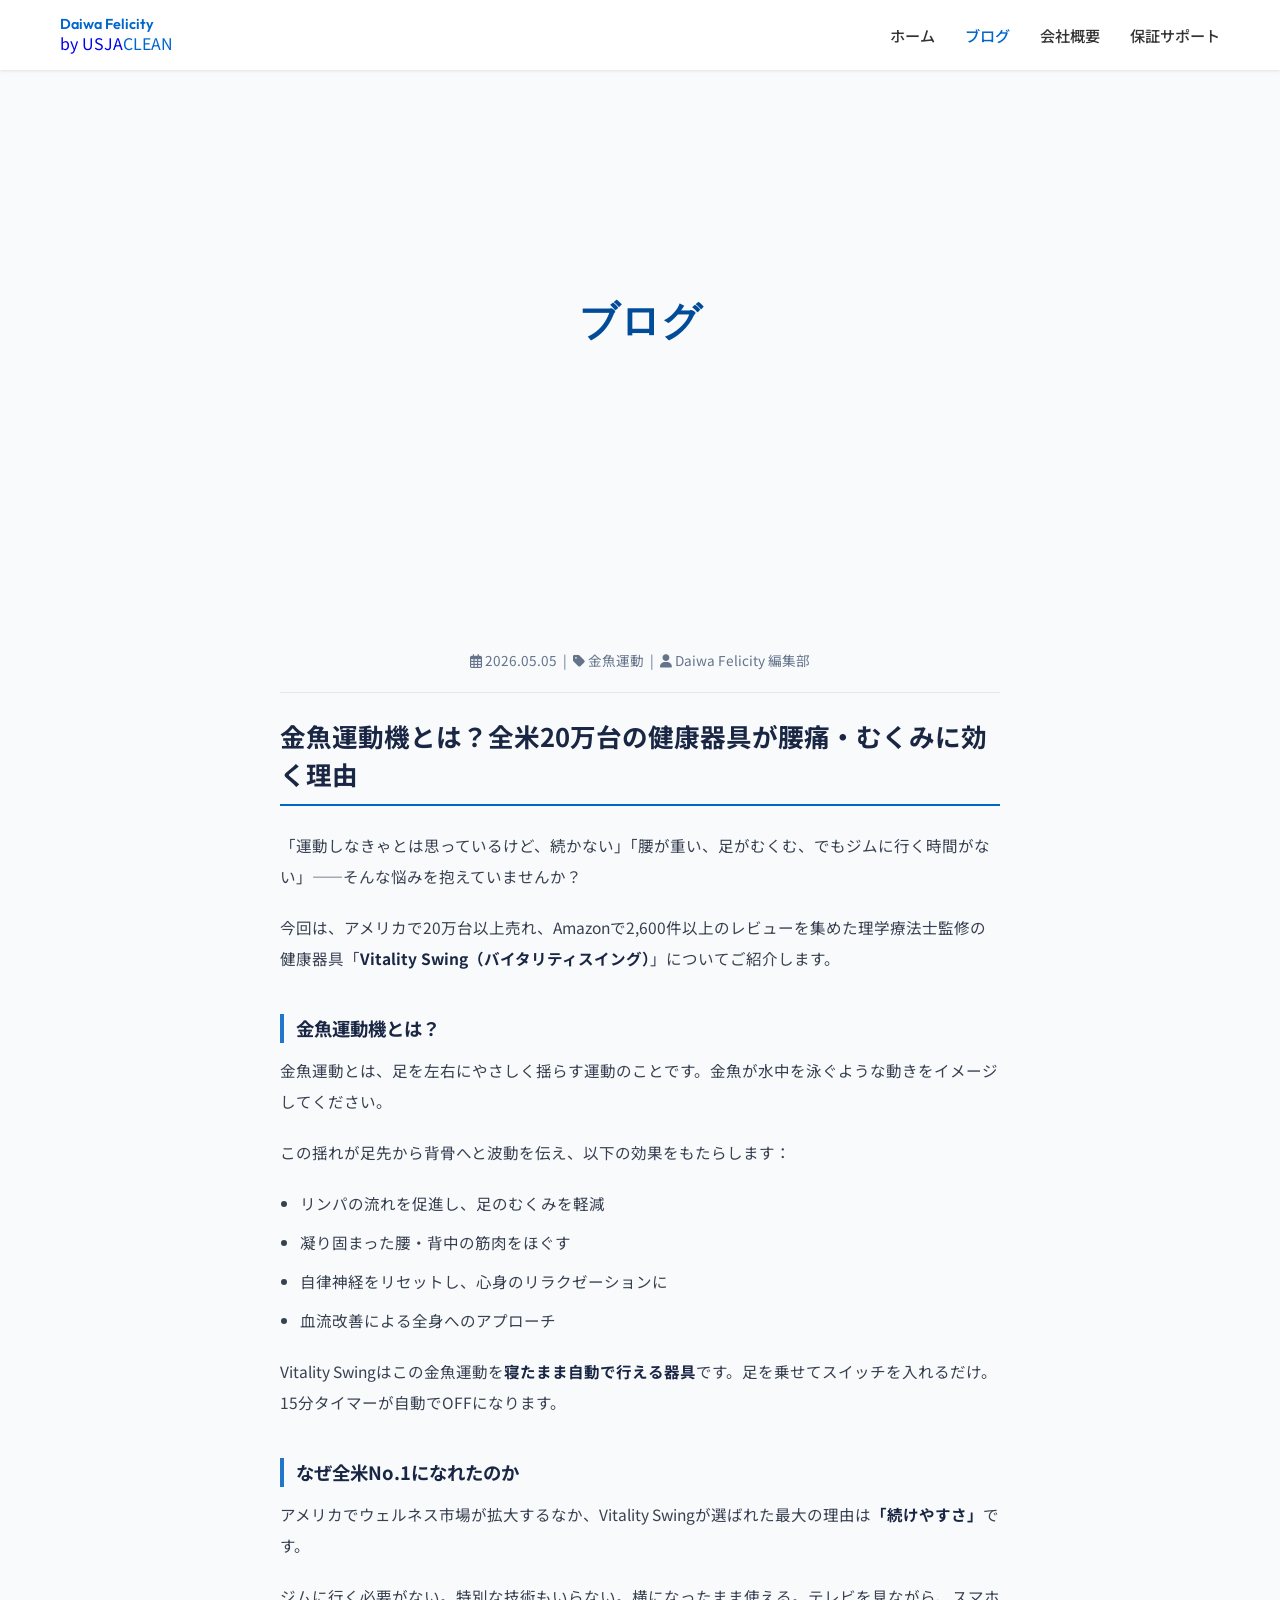
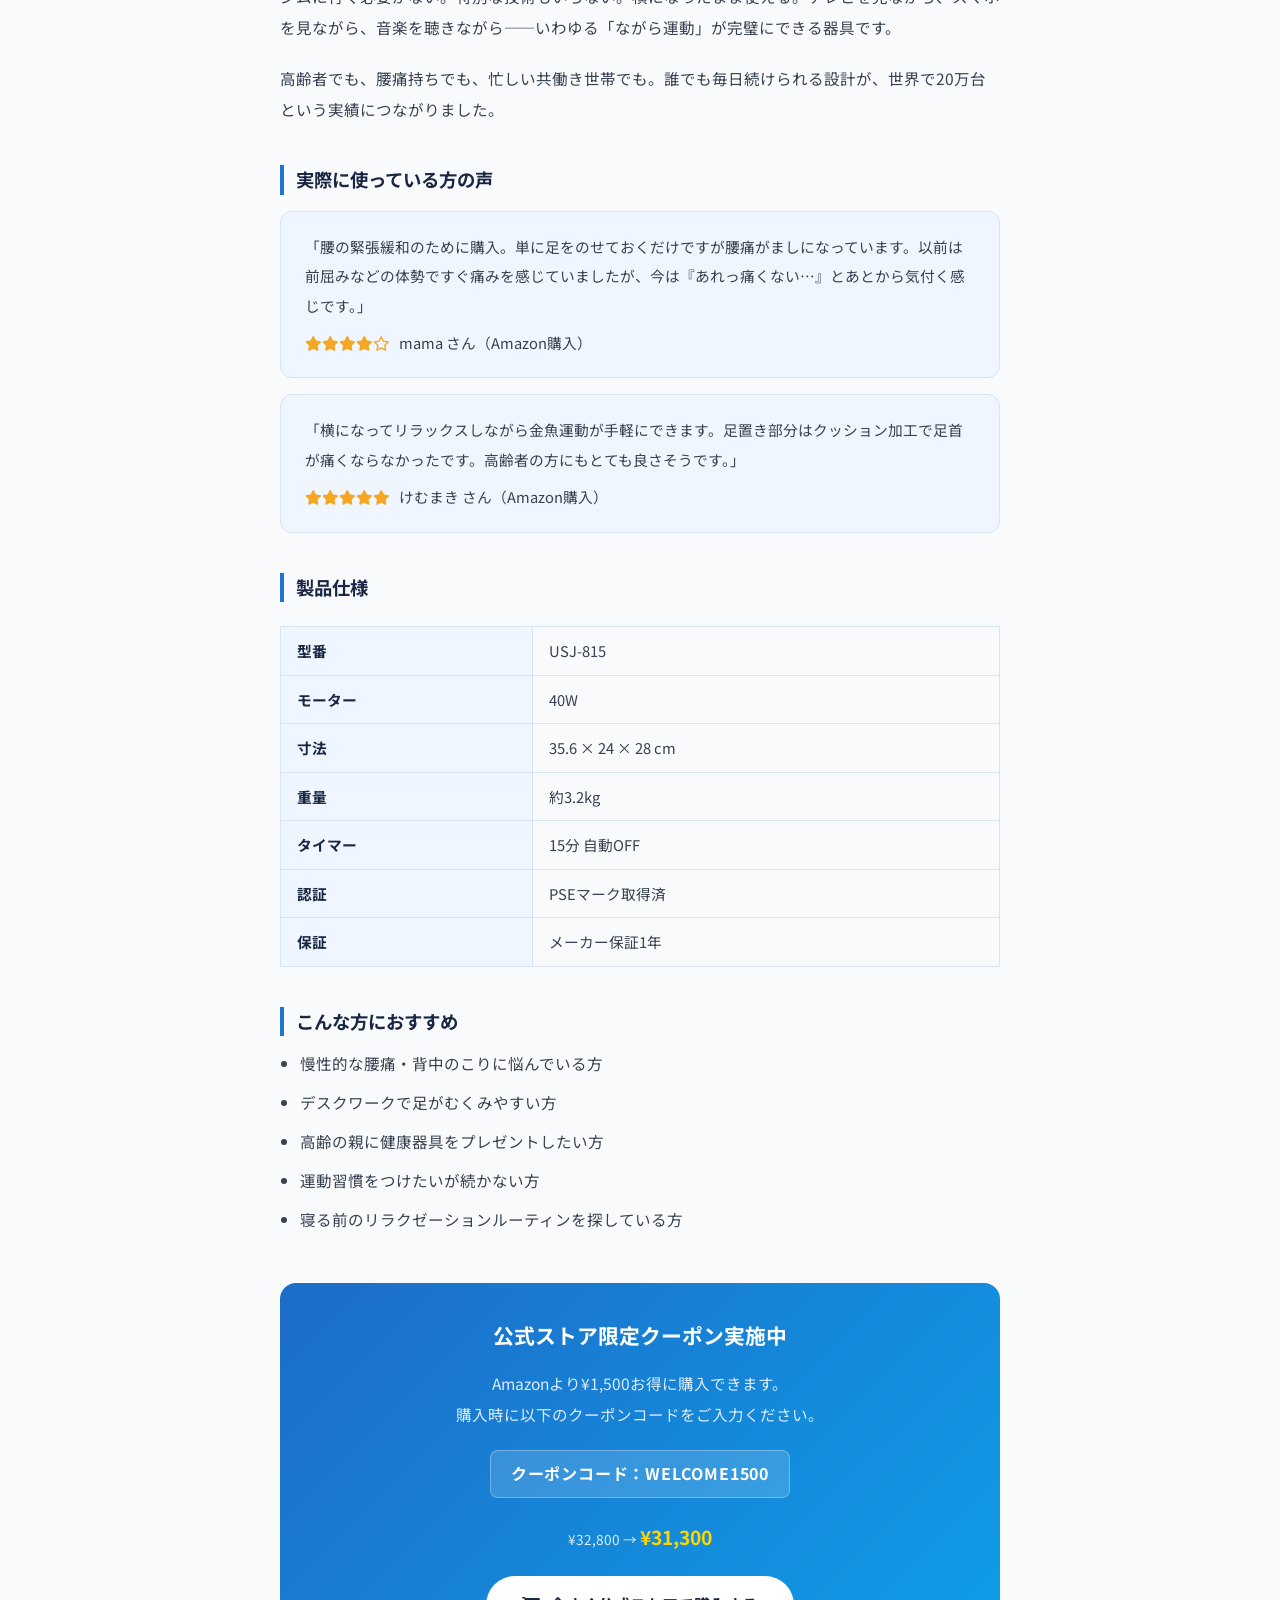
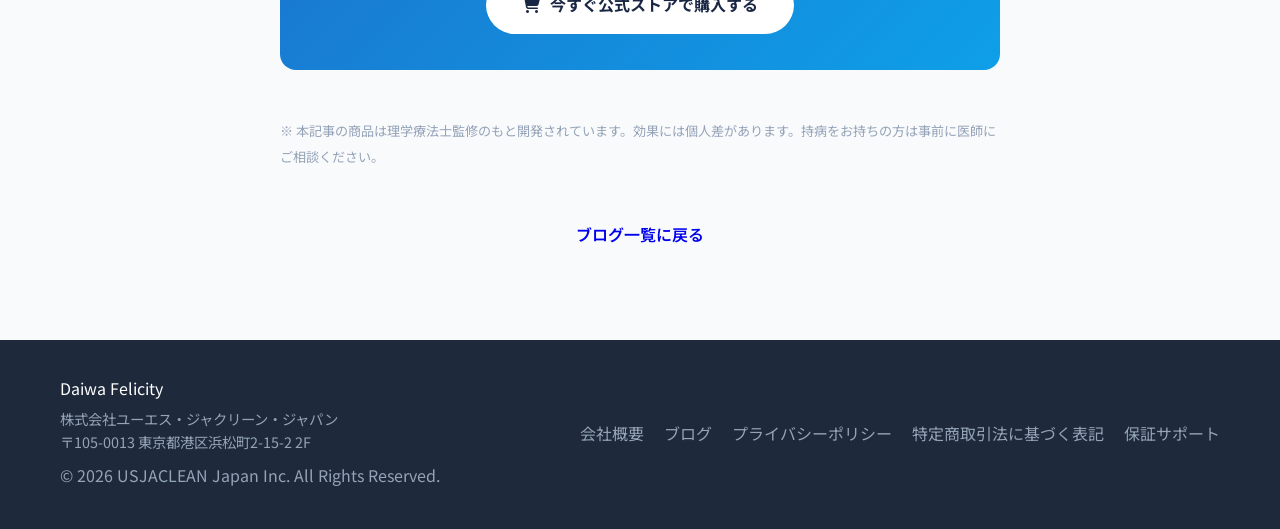
<file: blog-post-5.html>
<!DOCTYPE html>
<html lang="ja">
<head>
    <meta charset="UTF-8">
    <meta name="viewport" content="width=device-width, initial-scale=1.0">
    <meta name="description" content="金魚運動機とは何か？理学療法士監修のVitality Swingが全米20万台突破した理由と、腰痛・むくみへの効果を詳しく解説します。">
    <title>金魚運動機とは？全米20万台の健康器具が腰痛・むくみに効く理由 | Daiwa Felicity Blog</title>
    <link rel="canonical" href="https://daiwafelicity.jp/blog-post-5.html">
    <link rel="stylesheet" href="css/style.css">
    <link rel="preconnect" href="https://fonts.googleapis.com">
    <link rel="preconnect" href="https://fonts.gstatic.com" crossorigin>
    <link href="https://fonts.googleapis.com/css2?family=Noto+Sans+JP:wght@400;500;700&family=Outfit:wght@400;600&display=swap" rel="stylesheet">
    <link rel="stylesheet" href="https://cdnjs.cloudflare.com/ajax/libs/font-awesome/6.4.0/css/all.min.css">
    <style>
        .blog-post-section { padding: 60px 0; }
        .blog-post-content { max-width: 760px; margin: 0 auto; }
        .blog-meta { color: #64748b; font-size: 0.85rem; margin-bottom: 24px; }
        .blog-post-content h2 { font-size: 1.6rem; font-weight: 700; color: #1A2744; margin: 0 0 24px; line-height: 1.5; }
        .blog-post-content h3 { font-size: 1.15rem; font-weight: 700; color: #1A2744; margin: 40px 0 12px; padding-left: 12px; border-left: 4px solid #2176CC; }
        .blog-post-content p { font-size: 0.97rem; line-height: 2; color: #374151; margin-bottom: 20px; }
        .blog-post-content strong { color: #1A2744; }
        .blog-post-content ul { padding-left: 20px; margin-bottom: 20px; }
        .blog-post-content ul li { font-size: 0.97rem; line-height: 2; color: #374151; }
        .review-box { background: #F0F6FF; border: 1px solid #D6E4F5; border-radius: 12px; padding: 20px 24px; margin: 16px 0; }
        .review-box p { margin-bottom: 0; font-size: 0.92rem; }
        .review-author { font-size: 0.82rem; color: #64748b; margin-top: 8px !important; }
        .cta-box { background: linear-gradient(135deg, #1d6cc8, #0e9fe8); border-radius: 16px; padding: 36px 32px; text-align: center; margin: 48px 0; color: white; }
        .cta-box h3 { color: white; border-left: none; padding-left: 0; font-size: 1.3rem; margin: 0 0 16px; }
        .cta-box p { color: rgba(255,255,255,0.85); margin-bottom: 20px; }
        .cta-box .coupon { background: rgba(255,255,255,0.15); border: 1px solid rgba(255,255,255,0.3); border-radius: 8px; padding: 10px 20px; display: inline-block; font-size: 1rem; font-weight: 700; margin-bottom: 20px; letter-spacing: 0.05em; }
        .cta-btn { display: inline-flex; align-items: center; gap: 10px; background: white; color: #1A2744; text-decoration: none; font-weight: 700; font-size: 1rem; padding: 16px 36px; border-radius: 50px; transition: all 0.2s; }
        .cta-btn:hover { transform: translateY(-2px); box-shadow: 0 8px 24px rgba(0,0,0,0.15); }
        .spec-table { width: 100%; border-collapse: collapse; margin: 24px 0; font-size: 0.92rem; }
        .spec-table th, .spec-table td { padding: 12px 16px; border: 1px solid #D6E4F5; text-align: left; }
        .spec-table th { background: #F0F6FF; font-weight: 700; color: #1A2744; width: 35%; }
        .spec-table td { color: #374151; }
    </style>
</head>
<body>
    <header class="header">
        <div class="container header-container">
            <a href="/lp/" class="logo">
                <span class="brand-name">Daiwa Felicity</span>
                <span class="logo-sub">by USJA<span class="logo-highlight">CLEAN</span></span>
            </a>
            <nav class="nav">
                <a href="/lp/" class="nav-link">ホーム</a>
                <a href="/blog.html" class="nav-link active">ブログ</a>
                <a href="/company.html" class="nav-link">会社概要</a>
                <a href="/warranty/" class="nav-link">保証サポート</a>
            </nav>
            <button class="mobile-menu-btn" aria-label="メニューを開く"><i class="fas fa-bars"></i></button>
        </div>
    </header>

    <main>
        <section class="hero hero-home">
            <div class="container hero-content">
                <h1 class="hero-title">ブログ</h1>
            </div>
        </section>

        <section class="blog-post-section">
            <div class="container">
                <div class="blog-post-content">
                    <div class="blog-meta">
                        <i class="far fa-calendar-alt"></i> 2026.05.05 &nbsp;|&nbsp;
                        <i class="fas fa-tag"></i> 金魚運動 &nbsp;|&nbsp;
                        <i class="fas fa-user"></i> Daiwa Felicity 編集部
                    </div>

                    <h2>金魚運動機とは？全米20万台の健康器具が腰痛・むくみに効く理由</h2>

                    <p>「運動しなきゃとは思っているけど、続かない」「腰が重い、足がむくむ、でもジムに行く時間がない」——そんな悩みを抱えていませんか？</p>

                    <p>今回は、アメリカで20万台以上売れ、Amazonで2,600件以上のレビューを集めた理学療法士監修の健康器具「<strong>Vitality Swing（バイタリティスイング）</strong>」についてご紹介します。</p>

                    <h3>金魚運動機とは？</h3>

                    <p>金魚運動とは、足を左右にやさしく揺らす運動のことです。金魚が水中を泳ぐような動きをイメージしてください。</p>

                    <p>この揺れが足先から背骨へと波動を伝え、以下の効果をもたらします：</p>

                    <ul>
                        <li>リンパの流れを促進し、足のむくみを軽減</li>
                        <li>凝り固まった腰・背中の筋肉をほぐす</li>
                        <li>自律神経をリセットし、心身のリラクゼーションに</li>
                        <li>血流改善による全身へのアプローチ</li>
                    </ul>

                    <p>Vitality Swingはこの金魚運動を<strong>寝たまま自動で行える器具</strong>です。足を乗せてスイッチを入れるだけ。15分タイマーが自動でOFFになります。</p>

                    <h3>なぜ全米No.1になれたのか</h3>

                    <p>アメリカでウェルネス市場が拡大するなか、Vitality Swingが選ばれた最大の理由は<strong>「続けやすさ」</strong>です。</p>

                    <p>ジムに行く必要がない。特別な技術もいらない。横になったまま使える。テレビを見ながら、スマホを見ながら、音楽を聴きながら——いわゆる「ながら運動」が完璧にできる器具です。</p>

                    <p>高齢者でも、腰痛持ちでも、忙しい共働き世帯でも。誰でも毎日続けられる設計が、世界で20万台という実績につながりました。</p>

                    <h3>実際に使っている方の声</h3>

                    <div class="review-box">
                        <p>「腰の緊張緩和のために購入。単に足をのせておくだけですが腰痛がましになっています。以前は前屈みなどの体勢ですぐ痛みを感じていましたが、今は『あれっ痛くない…』とあとから気付く感じです。」</p>
                        <p class="review-author"><i class="fas fa-star" style="color:#F5A623;"></i><i class="fas fa-star" style="color:#F5A623;"></i><i class="fas fa-star" style="color:#F5A623;"></i><i class="fas fa-star" style="color:#F5A623;"></i><i class="far fa-star" style="color:#F5A623;"></i> &nbsp; mama さん（Amazon購入）</p>
                    </div>

                    <div class="review-box">
                        <p>「横になってリラックスしながら金魚運動が手軽にできます。足置き部分はクッション加工で足首が痛くならなかったです。高齢者の方にもとても良さそうです。」</p>
                        <p class="review-author"><i class="fas fa-star" style="color:#F5A623;"></i><i class="fas fa-star" style="color:#F5A623;"></i><i class="fas fa-star" style="color:#F5A623;"></i><i class="fas fa-star" style="color:#F5A623;"></i><i class="fas fa-star" style="color:#F5A623;"></i> &nbsp; けむまき さん（Amazon購入）</p>
                    </div>

                    <h3>製品仕様</h3>

                    <table class="spec-table">
                        <tr><th>型番</th><td>USJ-815</td></tr>
                        <tr><th>モーター</th><td>40W</td></tr>
                        <tr><th>寸法</th><td>35.6 × 24 × 28 cm</td></tr>
                        <tr><th>重量</th><td>約3.2kg</td></tr>
                        <tr><th>タイマー</th><td>15分 自動OFF</td></tr>
                        <tr><th>認証</th><td>PSEマーク取得済</td></tr>
                        <tr><th>保証</th><td>メーカー保証1年</td></tr>
                    </table>

                    <h3>こんな方におすすめ</h3>

                    <ul>
                        <li>慢性的な腰痛・背中のこりに悩んでいる方</li>
                        <li>デスクワークで足がむくみやすい方</li>
                        <li>高齢の親に健康器具をプレゼントしたい方</li>
                        <li>運動習慣をつけたいが続かない方</li>
                        <li>寝る前のリラクゼーションルーティンを探している方</li>
                    </ul>

                    <div class="cta-box">
                        <h3>公式ストア限定クーポン実施中</h3>
                        <p>Amazonより¥1,500お得に購入できます。<br>購入時に以下のクーポンコードをご入力ください。</p>
                        <div class="coupon">クーポンコード：WELCOME1500</div><br>
                        <p style="font-size:0.85rem;">¥32,800 → <strong style="font-size:1.2rem; color:#FFD700;">¥31,300</strong></p>
                        <a href="https://m78bmn-uw.myshopify.com/products/vitality-swing" class="cta-btn" target="_blank" rel="noopener noreferrer">
                            <i class="fas fa-shopping-cart"></i> 今すぐ公式ストアで購入する
                        </a>
                    </div>

                    <p style="font-size:0.82rem; color:#94a3b8;">※ 本記事の商品は理学療法士監修のもと開発されています。効果には個人差があります。持病をお持ちの方は事前に医師にご相談ください。</p>

                    <div style="margin-top: 40px; text-align: center;">
                        <a class="btn" href="/blog.html" style="display: inline-block; text-decoration: none;">ブログ一覧に戻る</a>
                    </div>
                </div>
            </div>
        </section>
    </main>

    <footer class="footer">
        <div class="container footer-content">
            <div class="footer-left">
                <a href="/lp/" class="logo footer-logo">Daiwa Felicity</a>
                <div style="margin-bottom: 10px; color: #94a3b8; font-size: 0.9rem;">
                    <p>株式会社ユーエス・ジャクリーン・ジャパン</p>
                    <p>〒105-0013 東京都港区浜松町2-15-2 2F</p>
                </div>
                <p>&copy; 2026 USJACLEAN Japan Inc. All Rights Reserved.</p>
            </div>
            <div class="footer-links">
                <a href="/company.html">会社概要</a>
                <a href="/blog.html">ブログ</a>
                <a href="/privacy.html">プライバシーポリシー</a>
                <a href="/tokusho.html">特定商取引法に基づく表記</a>
                <a href="/warranty/">保証サポート</a>
            </div>
        </div>
    </footer>
    <script src="/js/script.js"></script>
</body>
</html>
</file>
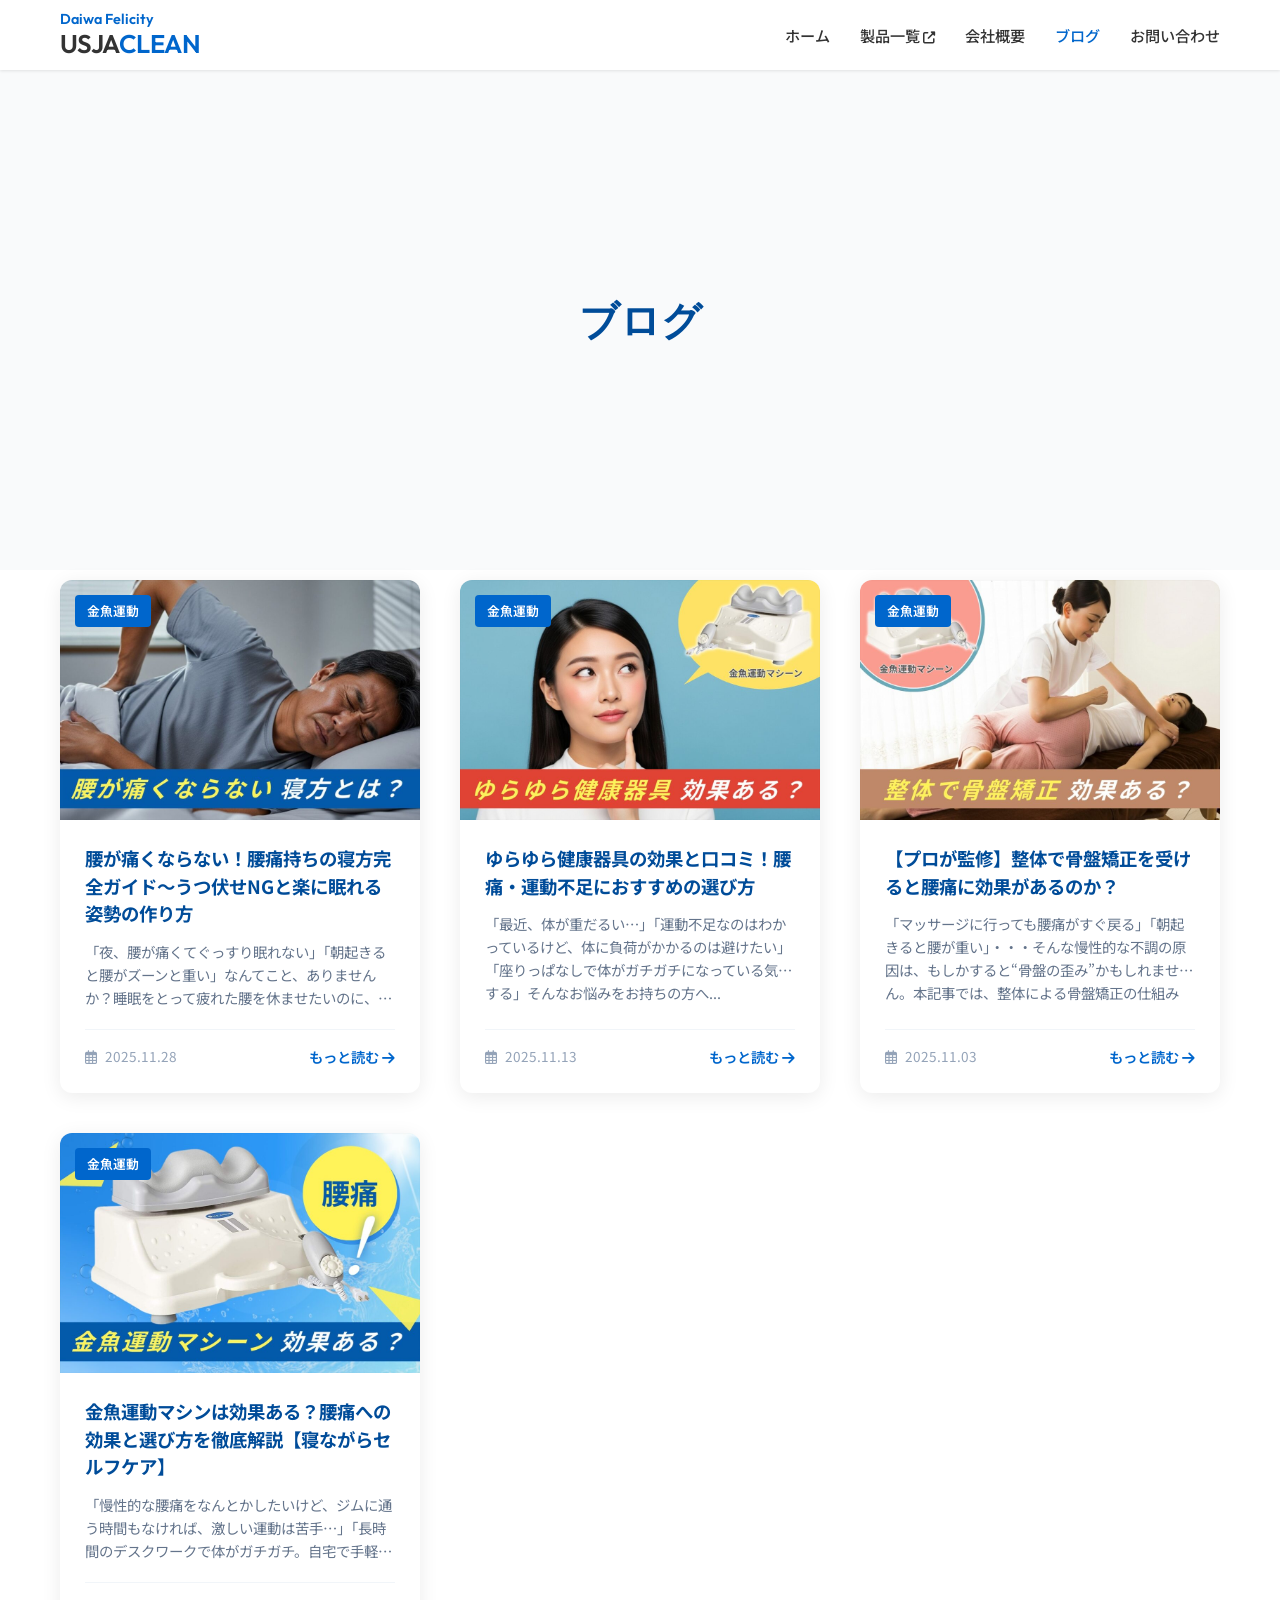
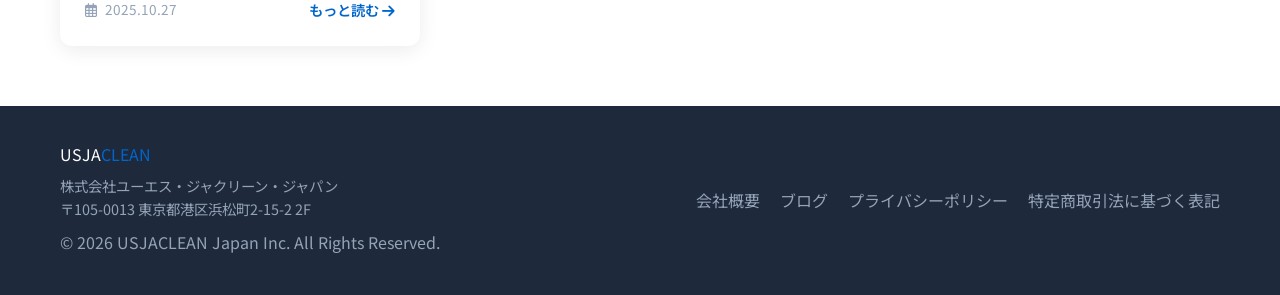
<file: blog.html>
﻿<!DOCTYPE html>
<html lang="ja">
<head>
    <meta charset="UTF-8">
    <meta name="viewport" content="width=device-width, initial-scale=1.0">
    <meta name="description" content="ブログ - USJACLEAN: 健康情報と製品ニュース">
    <title>ブログ | USJACLEAN</title>
    <link rel="canonical" href="https://daiwafelicity.jp/blog.html">
    <link rel="stylesheet" href="css/style.css">
    <link rel="preconnect" href="https://fonts.googleapis.com">
    <link rel="preconnect" href="https://fonts.gstatic.com" crossorigin>
    <link href="https://fonts.googleapis.com/css2?family=Noto+Sans+JP:wght@400;500;700&family=Outfit:wght@400;600&display=swap" rel="stylesheet">
    <link rel="stylesheet" href="https://cdnjs.cloudflare.com/ajax/libs/font-awesome/6.4.0/css/all.min.css">
</head>
<body>
    <header class="header">
        <div class="container header-container">
            <a href="index.html" class="logo">
                <span class="brand-name">Daiwa Felicity</span>
                <span class="logo-main">USJA<span class="logo-highlight">CLEAN</span></span>
            </a>
            <nav class="nav">
                <a href="index.html" class="nav-link">ホーム</a>
                <a href="https://www.amazon.co.jp/stores/USJACLEAN/page/7255FEBA-B847-4BD9-835A-D4B2AEED0647" class="nav-link" target="_blank" rel="noopener noreferrer">製品一覧 <i class="fas fa-external-link-alt" style="font-size: 0.8em;"></i></a>
                <a href="company.html" class="nav-link">会社概要</a>
                <a href="blog.html" class="nav-link active">ブログ</a>
                <a href="index.html#inquiry-form" class="nav-link">お問い合わせ</a>
            </nav>
            <button class="mobile-menu-btn" aria-label="メニューを開く">
                <i class="fas fa-bars"></i>
            </button>
        </div>
    </header>
    <main>
        <section class="hero hero-home">
            <div class="container hero-content">
                <h1 class="hero-title">ブログ</h1>
            </div>
        </section>
        <section class="legal-section">
            <div class="container">
                <div class="blog-grid">
                    <!-- Article 1 -->
                    <a class="blog-card" href="blog-post-1.html">
                        <div class="blog-card-image-wrapper">
                            <span class="blog-card-category">金魚運動</span>
                            <img src="assets/blog/article1.jpg" alt="腰が痛くならない！腰痛持ちの寝方完全ガイド" class="blog-card-image">
                        </div>
                        <div class="blog-card-content">
                            <h2 class="blog-card-title">腰が痛くならない！腰痛持ちの寝方完全ガイド〜うつ伏せNGと楽に眠れる姿勢の作り方</h2>
                            <p class="blog-card-excerpt">「夜、腰が痛くてぐっすり眠れない」「朝起きると腰がズーンと重い」なんてこと、ありませんか？睡眠をとって疲れた腰を休ませたいのに、寝方によってはかえって腰痛が悪化することも...</p>
                            <div class="blog-card-footer">
                                <span class="blog-card-date"><i class="far fa-calendar-alt"></i> 2025.11.28</span>
                                <span class="read-more">もっと読む <i class="fas fa-arrow-right"></i></span>
                            </div>
                        </div>
                    </a>
                    <!-- Article 2 -->
                    <a class="blog-card" href="blog-post-2.html">
                        <div class="blog-card-image-wrapper">
                            <span class="blog-card-category">金魚運動</span>
                            <img src="assets/blog/article2.jpg" alt="ゆらゆら健康器具の効果と口コミ" class="blog-card-image">
                        </div>
                        <div class="blog-card-content">
                            <h2 class="blog-card-title">ゆらゆら健康器具の効果と口コミ！腰痛・運動不足におすすめの選び方</h2>
                            <p class="blog-card-excerpt">「最近、体が重だるい…」「運動不足なのはわかっているけど、体に負荷がかかるのは避けたい」「座りっぱなしで体がガチガチになっている気がする」そんなお悩みをお持ちの方へ...</p>
                            <div class="blog-card-footer">
                                <span class="blog-card-date"><i class="far fa-calendar-alt"></i> 2025.11.13</span>
                                <span class="read-more">もっと読む <i class="fas fa-arrow-right"></i></span>
                            </div>
                        </div>
                    </a>
                    <!-- Article 3 -->
                    <a class="blog-card" href="blog-post-3.html">
                        <div class="blog-card-image-wrapper">
                            <span class="blog-card-category">金魚運動</span>
                            <img src="assets/blog/article3.jpg" alt="整体で骨盤矯正を受けると腰痛に効果があるのか？" class="blog-card-image">
                        </div>
                        <div class="blog-card-content">
                            <h2 class="blog-card-title">【プロが監修】整体で骨盤矯正を受けると腰痛に効果があるのか？</h2>
                            <p class="blog-card-excerpt">「マッサージに行っても腰痛がすぐ戻る」「朝起きると腰が重い」・・・そんな慢性的な不調の原因は、もしかすると“骨盤の歪み”かもしれません。本記事では、整体による骨盤矯正の仕組みや...</p>
                            <div class="blog-card-footer">
                                <span class="blog-card-date"><i class="far fa-calendar-alt"></i> 2025.11.03</span>
                                <span class="read-more">もっと読む <i class="fas fa-arrow-right"></i></span>
                            </div>
                        </div>
                    </a>
                    <!-- Article 4 -->
                    <a class="blog-card" href="blog-post-4.html">
                        <div class="blog-card-image-wrapper">
                            <span class="blog-card-category">金魚運動</span>
                            <img src="assets/blog/article4.jpg" alt="金魚運動マシンは効果ある？" class="blog-card-image">
                        </div>
                        <div class="blog-card-content">
                            <h2 class="blog-card-title">金魚運動マシンは効果ある？腰痛への効果と選び方を徹底解説【寝ながらセルフケア】</h2>
                            <p class="blog-card-excerpt">「慢性的な腰痛をなんとかしたいけど、ジムに通う時間もなければ、激しい運動は苦手…」「長時間のデスクワークで体がガチガチ。自宅で手軽にできるセルフケア方法はないだろうか？」...</p>
                            <div class="blog-card-footer">
                                <span class="blog-card-date"><i class="far fa-calendar-alt"></i> 2025.10.27</span>
                                <span class="read-more">もっと読む <i class="fas fa-arrow-right"></i></span>
                            </div>
                        </div>
                    </a>
                </div>
            </div>
        </section>
    </main>
    <footer class="footer">
        <div class="container footer-content">
            <div class="footer-left">
                <a href="index.html" class="logo footer-logo">USJA<span class="logo-highlight">CLEAN</span></a>
                <div style="margin-bottom: 10px; color: #94a3b8; font-size: 0.9rem;">
                    <p>株式会社ユーエス・ジャクリーン・ジャパン</p>
                    <p>〒105-0013 東京都港区浜松町2-15-2 2F</p>
                </div>
                <p>&copy; 2026 USJACLEAN Japan Inc. All Rights Reserved.</p>
            </div>
            <div class="footer-links">
                <a href="company.html">会社概要</a>
                <a href="blog.html">ブログ</a>
                <a href="privacy.html">プライバシーポリシー</a>
                <a href="tokusho.html">特定商取引法に基づく表記</a>
            </div>
        </div>
    </footer>
    <script src="js/script.js"></script>
</body>
</html>
</file>
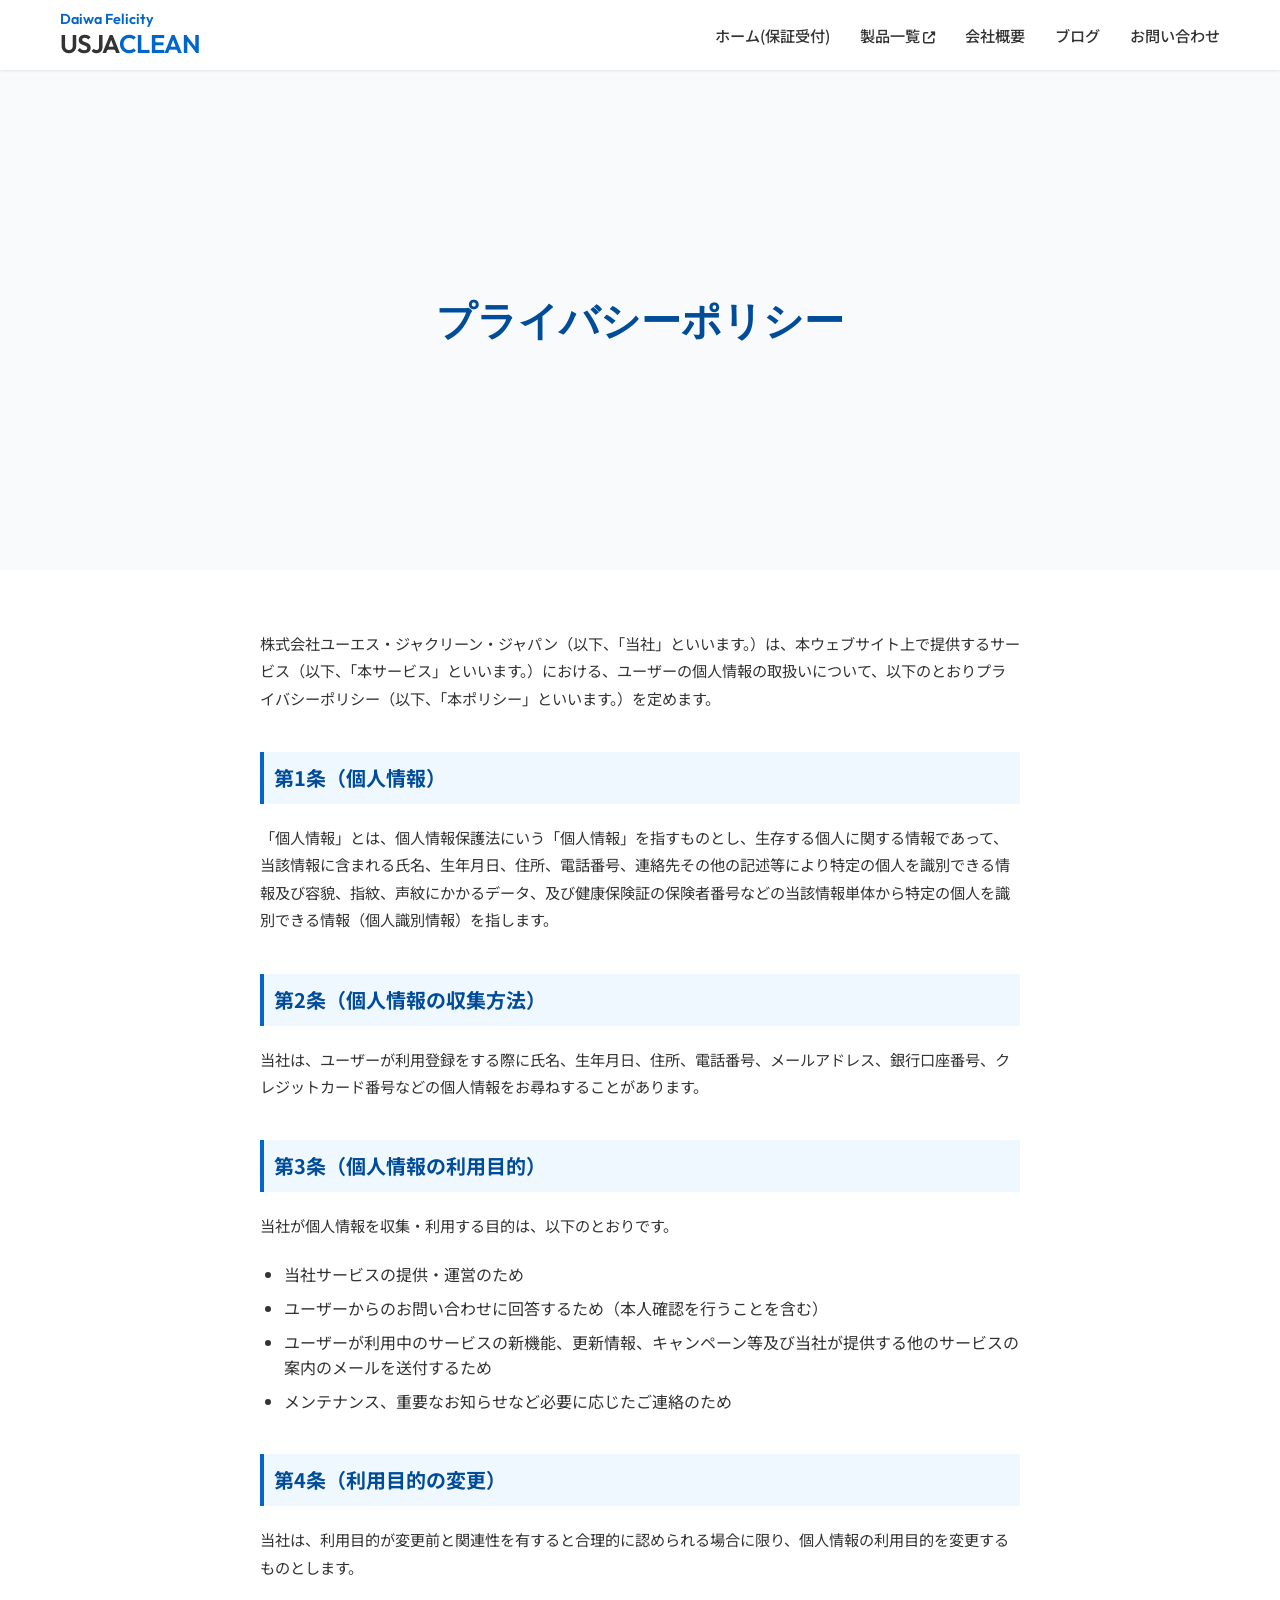
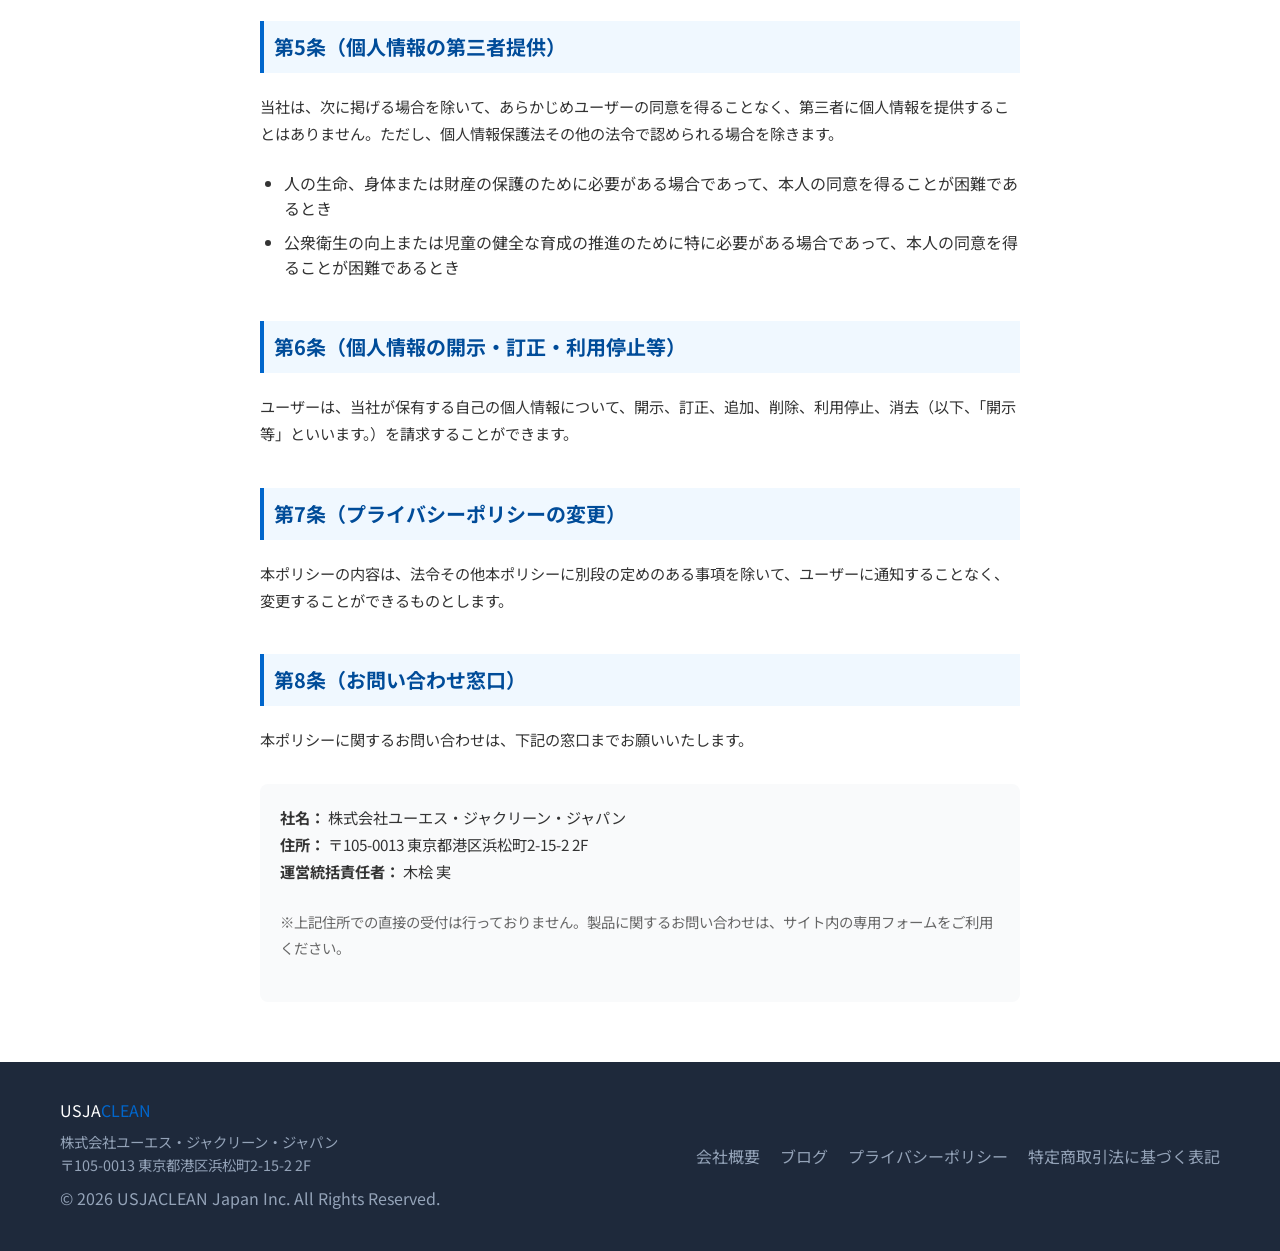
<file: privacy.html>
﻿<!DOCTYPE html>
<html lang="ja">

<head>
    <meta charset="UTF-8">
    <meta name="viewport" content="width=device-width, initial-scale=1.0">
    <meta name="description" content="プライバシーポリシー - USJACLEAN">
    <title>プライバシーポリシー | USJACLEAN</title>
    <link rel="canonical" href="https://usjaclean-hp.pages.dev/privacy.html">
    <link rel="stylesheet" href="css/style.css">
    <link
        href="https://fonts.googleapis.com/css2?family=Noto+Sans+JP:wght@400;500;700&family=Outfit:wght@400;600&display=swap"
        rel="stylesheet">
    <link rel="stylesheet" href="https://cdnjs.cloudflare.com/ajax/libs/font-awesome/6.4.0/css/all.min.css">
    <style>
        .privacy-section {
            padding: 60px 0;
            background-color: var(--white);
        }

        .privacy-content {
            max-width: 800px;
            margin: 0 auto;
        }

        .privacy-content h2 {
            font-size: 1.25rem;
            color: var(--primary-dark);
            margin-top: 40px;
            margin-bottom: 20px;
            border-left: 4px solid var(--primary-color);
            padding-left: 15px;
            background: aliceblue;
            padding: 10px;
        }

        .privacy-content p {
            margin-bottom: 1.5em;
            color: var(--text-color);
            line-height: 1.8;
            font-size: 0.95rem;
        }

        .privacy-content ul {
            margin-bottom: 1.5em;
            padding-left: 1.5em;
            list-style-type: disc;
        }

        .privacy-content li {
            margin-bottom: 0.5em;
            color: var(--text-color);
            line-height: 1.6;
        }

        .contact-box {
            background-color: var(--bg-light);
            padding: 20px;
            border-radius: 8px;
            margin-top: 30px;
        }
    </style>
</head>

<body>
    <header class="header">
        <div class="container header-container">
            <a href="index.html" class="logo">
                <span class="brand-name">Daiwa Felicity</span>
                <span class="logo-main">USJA<span class="logo-highlight">CLEAN</span></span>
            </a>
            <nav class="nav">
                <a href="index.html" class="nav-link">ホーム(保証受付)</a>
                <a href="https://www.amazon.co.jp/stores/USJACLEAN/page/7255FEBA-B847-4BD9-835A-D4B2AEED0647"
                    class="nav-link" target="_blank" rel="noopener noreferrer">製品一覧 <i class="fas fa-external-link-alt"
                        style="font-size: 0.8em;"></i></a>
                <a href="company.html" class="nav-link">会社概要</a>
                <a href="blog.html" class="nav-link">ブログ</a>
                <a href="index.html#inquiry-form" class="nav-link">お問い合わせ</a>
            </nav>
            <button class="mobile-menu-btn" aria-label="メニューを開く"><i class="fas fa-bars"></i></button>
        </div>
    </header>
    <main>
        <section class="hero hero-home">
            <div class="container hero-content">
                <h1 class="hero-title">プライバシーポリシー</h1>
            </div>
        </section>
        <section class="privacy-section">
            <div class="container privacy-content">
                <p>株式会社ユーエス・ジャクリーン・ジャパン（以下、「当社」といいます。）は、本ウェブサイト上で提供するサービス（以下、「本サービス」といいます。）における、ユーザーの個人情報の取扱いについて、以下のとおりプライバシーポリシー（以下、「本ポリシー」といいます。）を定めます。
                </p>
                <h2>第1条（個人情報）</h2>
                <p>「個人情報」とは、個人情報保護法にいう「個人情報」を指すものとし、生存する個人に関する情報であって、当該情報に含まれる氏名、生年月日、住所、電話番号、連絡先その他の記述等により特定の個人を識別できる情報及び容貌、指紋、声紋にかかるデータ、及び健康保険証の保険者番号などの当該情報単体から特定の個人を識別できる情報（個人識別情報）を指します。
                </p>
                <h2>第2条（個人情報の収集方法）</h2>
                <p>当社は、ユーザーが利用登録をする際に氏名、生年月日、住所、電話番号、メールアドレス、銀行口座番号、クレジットカード番号などの個人情報をお尋ねすることがあります。</p>
                <h2>第3条（個人情報の利用目的）</h2>
                <p>当社が個人情報を収集・利用する目的は、以下のとおりです。</p>
                <ul>
                    <li>当社サービスの提供・運営のため</li>
                    <li>ユーザーからのお問い合わせに回答するため（本人確認を行うことを含む）</li>
                    <li>ユーザーが利用中のサービスの新機能、更新情報、キャンペーン等及び当社が提供する他のサービスの案内のメールを送付するため</li>
                    <li>メンテナンス、重要なお知らせなど必要に応じたご連絡のため</li>
                </ul>
                <h2>第4条（利用目的の変更）</h2>
                <p>当社は、利用目的が変更前と関連性を有すると合理的に認められる場合に限り、個人情報の利用目的を変更するものとします。</p>
                <h2>第5条（個人情報の第三者提供）</h2>
                <p>当社は、次に掲げる場合を除いて、あらかじめユーザーの同意を得ることなく、第三者に個人情報を提供することはありません。ただし、個人情報保護法その他の法令で認められる場合を除きます。</p>
                <ul>
                    <li>人の生命、身体または財産の保護のために必要がある場合であって、本人の同意を得ることが困難であるとき</li>
                    <li>公衆衛生の向上または児童の健全な育成の推進のために特に必要がある場合であって、本人の同意を得ることが困難であるとき</li>
                </ul>
                <h2>第6条（個人情報の開示・訂正・利用停止等）</h2>
                <p>ユーザーは、当社が保有する自己の個人情報について、開示、訂正、追加、削除、利用停止、消去（以下、「開示等」といいます。）を請求することができます。</p>
                <h2>第7条（プライバシーポリシーの変更）</h2>
                <p>本ポリシーの内容は、法令その他本ポリシーに別段の定めのある事項を除いて、ユーザーに通知することなく、変更することができるものとします。</p>
                <h2>第8条（お問い合わせ窓口）</h2>
                <p>本ポリシーに関するお問い合わせは、下記の窓口までお願いいたします。</p>
                <div class="contact-box">
                    <p>
                        <strong>社名：</strong> 株式会社ユーエス・ジャクリーン・ジャパン<br>
                        <strong>住所：</strong> 〒105-0013 東京都港区浜松町2-15-2 2F<br>
                        <strong>運営統括責任者：</strong> 木桧 実<br>
                    </p>
                    <p style="margin-top: 10px; font-size: 0.9em; color: #666;">
                        ※上記住所での直接の受付は行っておりません。製品に関するお問い合わせは、サイト内の専用フォームをご利用ください。</p>
                </div>
            </div>
        </section>
    </main>
    <footer class="footer">
        <div class="container footer-content">
            <div class="footer-left">
                <a href="index.html" class="logo footer-logo">USJA<span class="logo-highlight">CLEAN</span></a>
                <div style="margin-bottom: 10px; color: #94a3b8; font-size: 0.9rem;">
                    <p>株式会社ユーエス・ジャクリーン・ジャパン</p>
                    <p>〒105-0013 東京都港区浜松町2-15-2 2F</p>
                </div>
                <p>&copy; 2026 USJACLEAN Japan Inc. All Rights Reserved.</p>
            </div>
            <div class="footer-links">
                <a href="company.html">会社概要</a>
                <a href="blog.html">ブログ</a>
                <a href="privacy.html">プライバシーポリシー</a>
                <a href="tokusho.html">特定商取引法に基づく表記</a>
            </div>
        </div>
    </footer>
    <script src="js/script.js"></script>
</body>

</html>
</file>
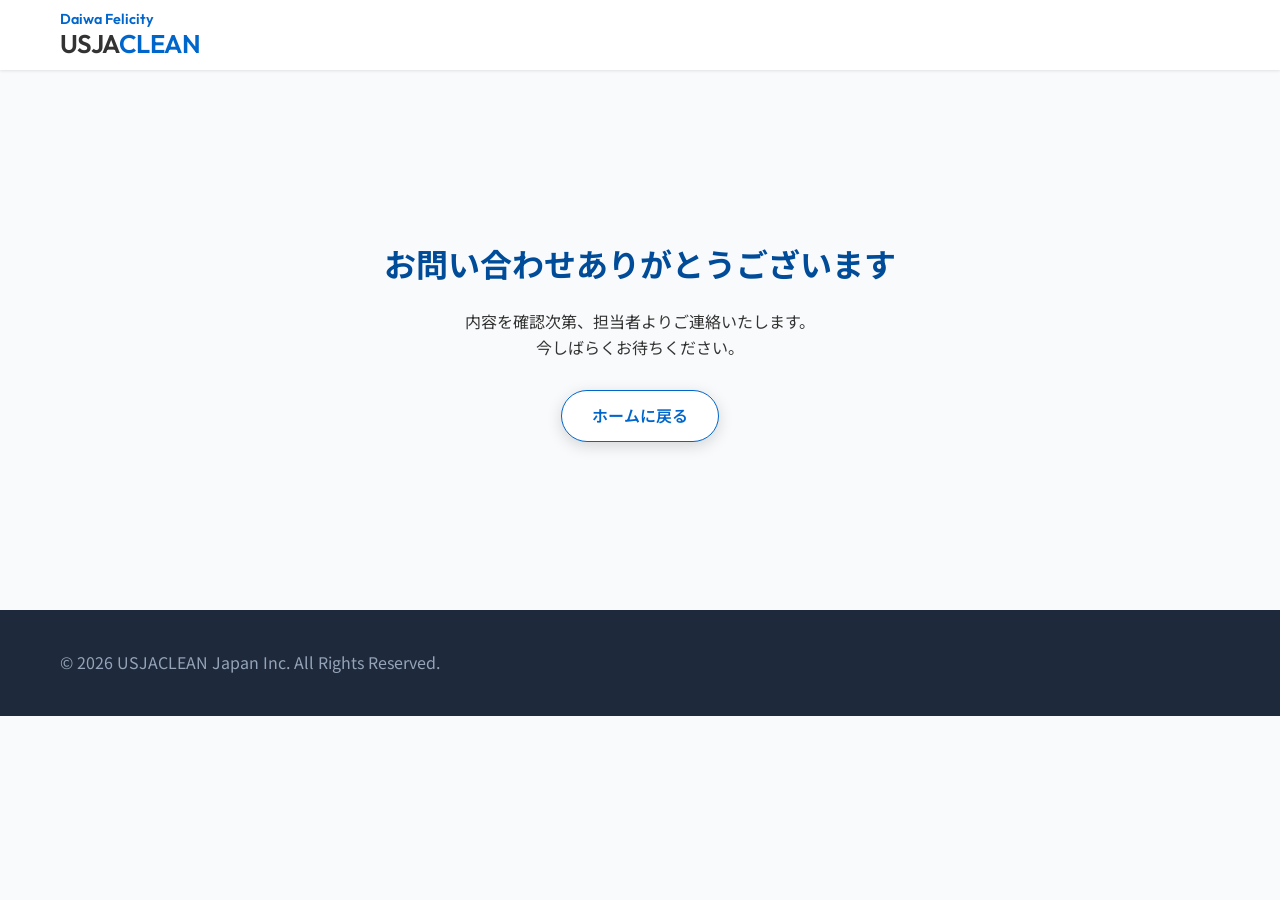
<file: thanks.html>
﻿<!DOCTYPE html>
<html lang="ja">
<head>
    <meta charset="UTF-8">
    <meta name="viewport" content="width=device-width, initial-scale=1.0">
    <title>お問い合わせありがとうございます | USJACLEAN</title>
    <link rel="stylesheet" href="css/style.css">
    <link href="https://fonts.googleapis.com/css2?family=Noto+Sans+JP:wght@400;500;700&family=Outfit:wght@400;600&display=swap" rel="stylesheet">
    <style>
        .thank-you-section { padding: 100px 20px; text-align: center; min-height: 60vh; display: flex; flex-direction: column; justify-content: center; align-items: center; }
        .thank-you-title { font-size: 2rem; color: var(--primary-dark); margin-bottom: 20px; }
        .thank-you-message { margin-bottom: 30px; color: var(--text-color); }
    </style>
</head>
<body>
    <header class="header">
        <div class="container header-container">
            <a href="index.html" class="logo">
                <span class="brand-name">Daiwa Felicity</span>
                <span class="logo-main">USJA<span class="logo-highlight">CLEAN</span></span>
            </a>
        </div>
    </header>
    <section class="thank-you-section">
        <div class="container">
            <h1 class="thank-you-title">お問い合わせありがとうございます</h1>
            <p class="thank-you-message">内容を確認次第、担当者よりご連絡いたします。<br>今しばらくお待ちください。</p>
            <a href="index.html" class="btn btn-primary" style="display: inline-block;">ホームに戻る</a>
        </div>
    </section>
    <footer class="footer">
        <div class="container footer-content"><p>&copy; 2026 USJACLEAN Japan Inc. All Rights Reserved.</p></div>
    </footer>
</body>
</html>
</file>
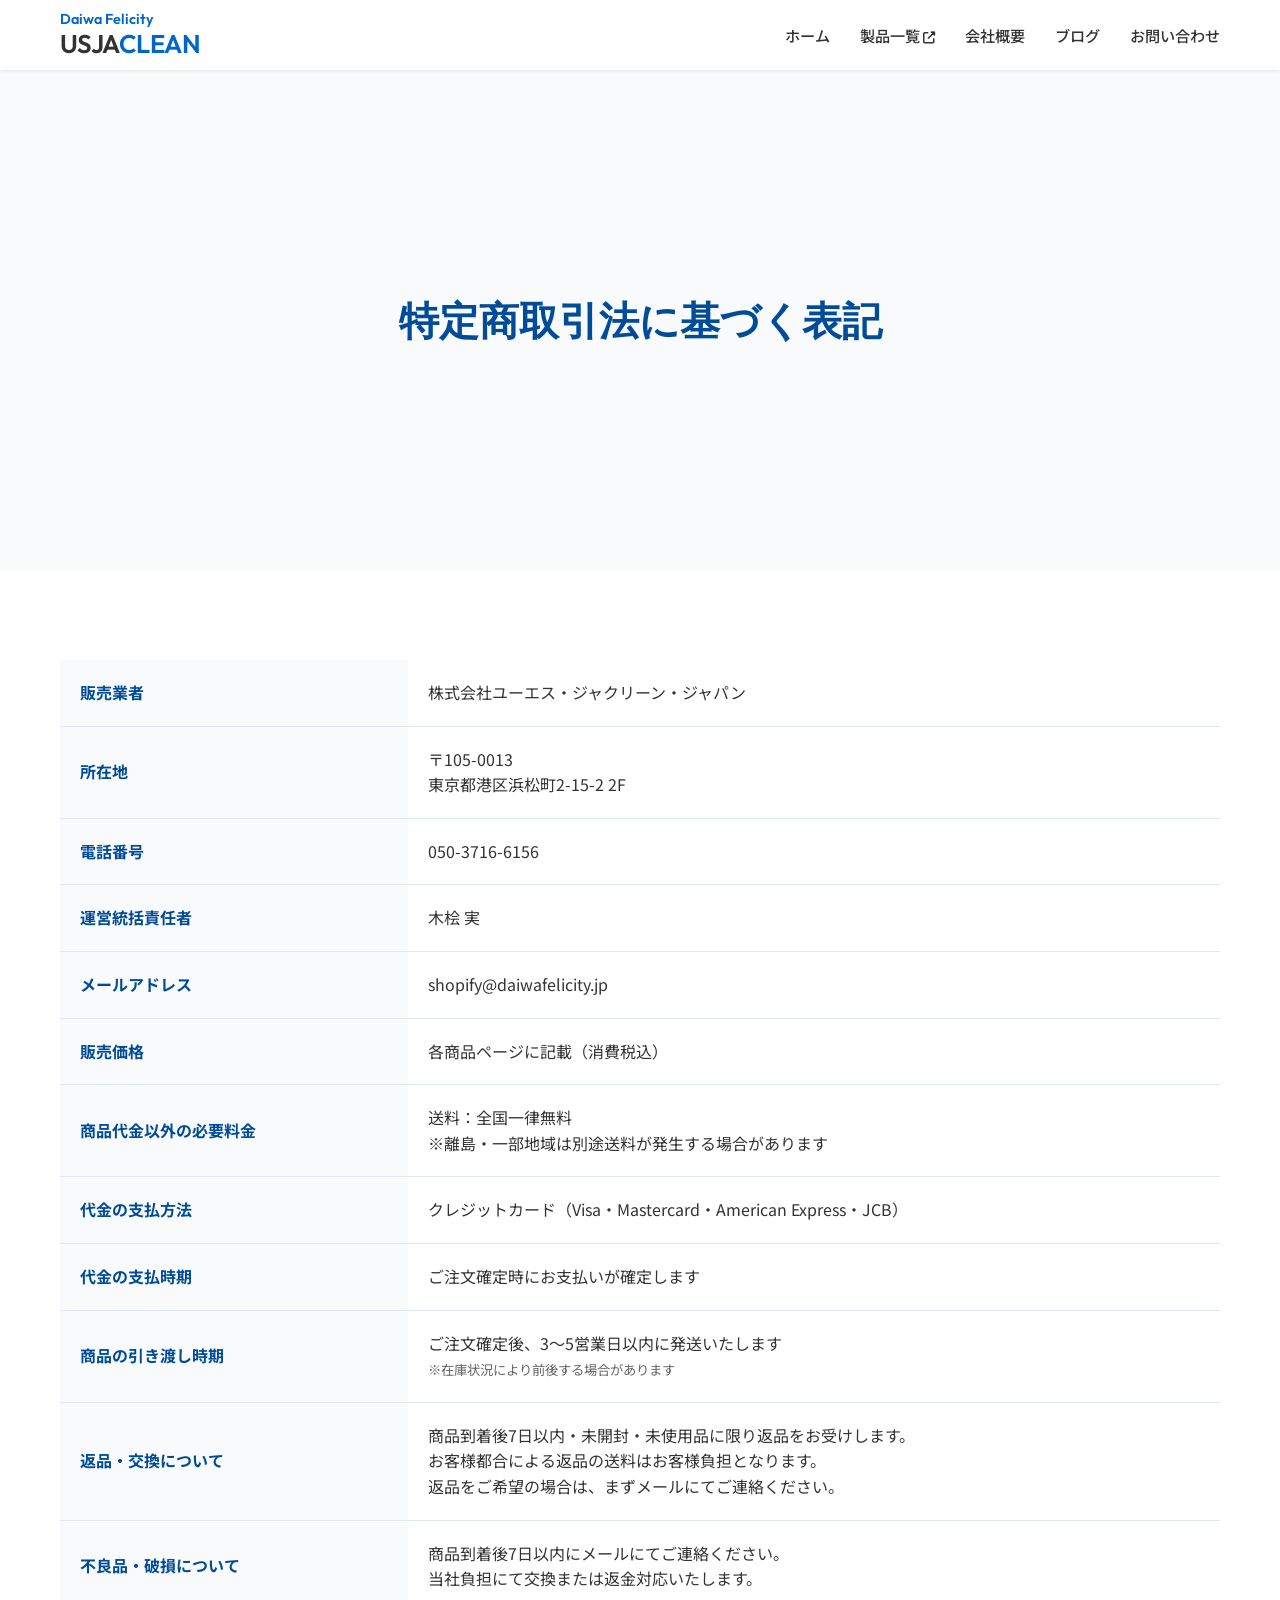
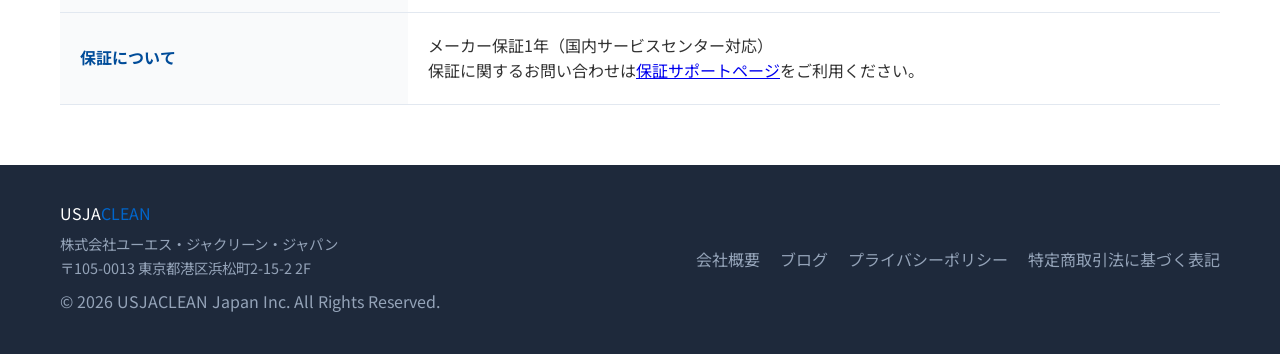
<file: tokusho.html>
﻿<!DOCTYPE html>
<html lang="ja">

<head>
    <meta charset="UTF-8">
    <meta name="viewport" content="width=device-width, initial-scale=1.0">
    <meta name="description" content="特定商取引法に基づく表記 - USJACLEAN">
    <title>特定商取引法に基づく表記 | USJACLEAN</title>
    <link rel="canonical" href="https://daiwafelicity.jp/tokusho.html">
    <link rel="stylesheet" href="css/style.css">
    <link
        href="https://fonts.googleapis.com/css2?family=Noto+Sans+JP:wght@400;500;700&family=Outfit:wght@400;600&display=swap"
        rel="stylesheet">
    <link rel="stylesheet" href="https://cdnjs.cloudflare.com/ajax/libs/font-awesome/6.4.0/css/all.min.css">
    <style>
        .legal-section {
            padding: 60px 0;
            background-color: var(--white);
        }

        .legal-table {
            width: 100%;
            border-collapse: collapse;
            margin-top: 30px;
        }

        .legal-table th,
        .legal-table td {
            padding: 20px;
            border-bottom: 1px solid var(--gray-border);
            text-align: left;
        }

        .legal-table th {
            width: 30%;
            background-color: var(--bg-light);
            font-weight: 700;
            color: var(--primary-dark);
        }
    </style>
</head>

<body>
    <header class="header">
        <div class="container header-container">
            <a href="index.html" class="logo">
                <span class="brand-name">Daiwa Felicity</span>
                <span class="logo-main">USJA<span class="logo-highlight">CLEAN</span></span>
            </a>
            <nav class="nav">
                <a href="index.html" class="nav-link">ホーム</a>
                <a href="https://www.amazon.co.jp/stores/USJACLEAN/page/7255FEBA-B847-4BD9-835A-D4B2AEED0647"
                    class="nav-link" target="_blank" rel="noopener noreferrer">製品一覧 <i class="fas fa-external-link-alt"
                        style="font-size: 0.8em;"></i></a>
                <a href="company.html" class="nav-link">会社概要</a>
                <a href="blog.html" class="nav-link">ブログ</a>
                <a href="index.html#inquiry-form" class="nav-link">お問い合わせ</a>
            </nav>
            <button class="mobile-menu-btn" aria-label="メニューを開く"><i class="fas fa-bars"></i></button>
        </div>
    </header>
    <main>
        <section class="hero hero-home">
            <div class="container hero-content">
                <h1 class="hero-title">特定商取引法に基づく表記</h1>
            </div>
        </section>
        <section class="legal-section">
            <div class="container">
                <table class="legal-table">
                    <tr>
                        <th>販売業者</th>
                        <td>株式会社ユーエス・ジャクリーン・ジャパン</td>
                    </tr>
                    <tr>
                        <th>所在地</th>
                        <td>〒105-0013<br>東京都港区浜松町2-15-2 2F</td>
                    </tr>
                    <tr>
                        <th>電話番号</th>
                        <td>050-3716-6156</td>
                    </tr>
                    <tr>
                        <th>運営統括責任者</th>
                        <td>木桧 実</td>
                    </tr>

                    <tr>
                        <th>メールアドレス</th>
                        <td>shopify@daiwafelicity.jp</td>
                    </tr>
                    <tr>
                        <th>販売価格</th>
                        <td>各商品ページに記載（消費税込）</td>
                    </tr>
                    <tr>
                        <th>商品代金以外の必要料金</th>
                        <td>送料：全国一律無料<br>※離島・一部地域は別途送料が発生する場合があります</td>
                    </tr>
                    <tr>
                        <th>代金の支払方法</th>
                        <td>クレジットカード（Visa・Mastercard・American Express・JCB）</td>
                    </tr>
                    <tr>
                        <th>代金の支払時期</th>
                        <td>ご注文確定時にお支払いが確定します</td>
                    </tr>
                    <tr>
                        <th>商品の引き渡し時期</th>
                        <td>ご注文確定後、3〜5営業日以内に発送いたします<br><small style="color:#666;">※在庫状況により前後する場合があります</small></td>
                    </tr>
                    <tr>
                        <th>返品・交換について</th>
                        <td>商品到着後7日以内・未開封・未使用品に限り返品をお受けします。<br>お客様都合による返品の送料はお客様負担となります。<br>返品をご希望の場合は、まずメールにてご連絡ください。</td>
                    </tr>
                    <tr>
                        <th>不良品・破損について</th>
                        <td>商品到着後7日以内にメールにてご連絡ください。<br>当社負担にて交換または返金対応いたします。</td>
                    </tr>
                    <tr>
                        <th>保証について</th>
                        <td>メーカー保証1年（国内サービスセンター対応）<br>保証に関するお問い合わせは<a href="warranty/">保証サポートページ</a>をご利用ください。</td>
                    </tr>
                </table>
            </div>
        </section>
    </main>
    <footer class="footer">
        <div class="container footer-content">
            <div class="footer-left">
                <a href="index.html" class="logo footer-logo">USJA<span class="logo-highlight">CLEAN</span></a>
                <div style="margin-bottom: 10px; color: #94a3b8; font-size: 0.9rem;">
                    <p>株式会社ユーエス・ジャクリーン・ジャパン</p>
                    <p>〒105-0013 東京都港区浜松町2-15-2 2F</p>
                </div>
                <p>&copy; 2026 USJACLEAN Japan Inc. All Rights Reserved.</p>
            </div>
            <div class="footer-links">
                <a href="company.html">会社概要</a>
                <a href="blog.html">ブログ</a>
                <a href="privacy.html">プライバシーポリシー</a>
                <a href="tokusho.html">特定商取引法に基づく表記</a>
            </div>
        </div>
    </footer>
    <script src="js/script.js"></script>
</body>

</html>
</file>
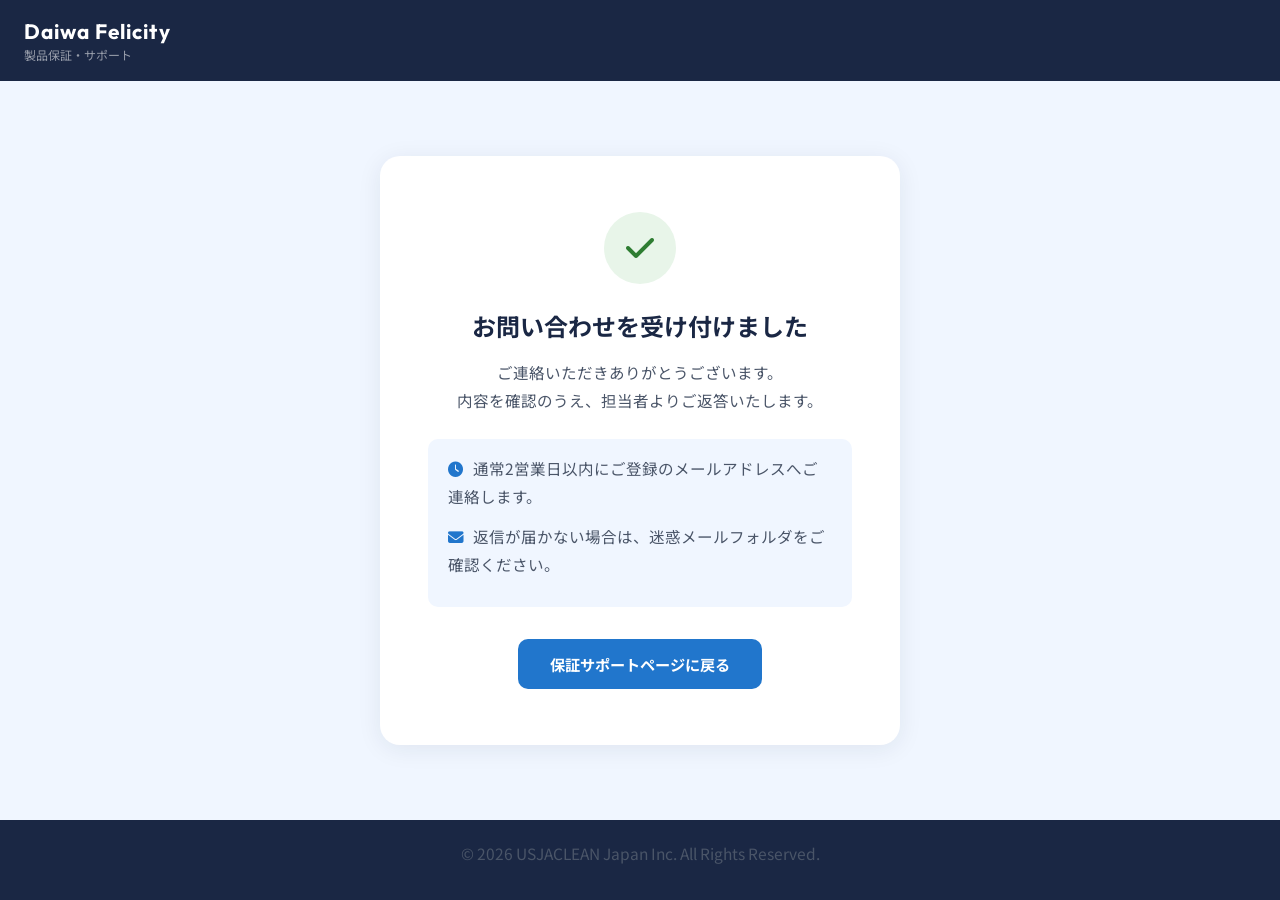
<file: warranty/thanks.html>
<!DOCTYPE html>
<html lang="ja">
<head>
    <meta charset="UTF-8">
    <meta name="viewport" content="width=device-width, initial-scale=1.0">
    <title>お問い合わせ完了 | Daiwa Felicity 製品保証</title>
    <link rel="preconnect" href="https://fonts.googleapis.com">
    <link rel="preconnect" href="https://fonts.gstatic.com" crossorigin>
    <link href="https://fonts.googleapis.com/css2?family=Noto+Sans+JP:wght@400;500;700&family=Outfit:wght@300;400;600;700&display=swap" rel="stylesheet">
    <link rel="stylesheet" href="https://cdnjs.cloudflare.com/ajax/libs/font-awesome/6.4.0/css/all.min.css">
    <style>
        * { box-sizing: border-box; margin: 0; padding: 0; }
        body { font-family: 'Noto Sans JP', sans-serif; background: #F0F6FF; color: #1A2744; min-height: 100vh; display: flex; flex-direction: column; }
        .header {
            background: #1A2744;
            padding: 18px 24px;
            display: flex;
            align-items: center;
        }
        .brand-name { color: #fff; font-family: 'Outfit', sans-serif; font-size: 1.3rem; font-weight: 700; letter-spacing: 0.05em; }
        .brand-sub { color: rgba(255,255,255,0.55); font-size: 0.75rem; margin-top: 2px; }
        .main {
            flex: 1;
            display: flex;
            align-items: center;
            justify-content: center;
            padding: 60px 20px;
        }
        .card {
            background: #fff;
            border-radius: 20px;
            padding: 56px 48px;
            max-width: 520px;
            width: 100%;
            text-align: center;
            box-shadow: 0 4px 24px rgba(26,39,68,0.08);
        }
        .icon {
            width: 72px;
            height: 72px;
            background: #E8F5E9;
            border-radius: 50%;
            display: flex;
            align-items: center;
            justify-content: center;
            margin: 0 auto 24px;
        }
        .icon i { font-size: 2rem; color: #2E7D32; }
        h1 { font-size: 1.5rem; font-weight: 700; margin-bottom: 16px; color: #1A2744; }
        p { font-size: 0.97rem; color: #4A5568; line-height: 1.8; margin-bottom: 12px; }
        .note {
            background: #F0F6FF;
            border-radius: 10px;
            padding: 16px 20px;
            font-size: 0.88rem;
            color: #4A5568;
            margin: 24px 0;
            text-align: left;
        }
        .note i { color: #2176CC; margin-right: 6px; }
        .btn {
            display: inline-block;
            margin-top: 8px;
            padding: 14px 32px;
            background: #2176CC;
            color: #fff;
            border-radius: 10px;
            text-decoration: none;
            font-weight: 700;
            font-size: 0.95rem;
        }
        .btn:hover { background: #1558A0; }
        footer {
            background: #1A2744;
            color: rgba(255,255,255,0.5);
            text-align: center;
            padding: 20px;
            font-size: 0.82rem;
        }
        @media (max-width: 600px) {
            .card { padding: 36px 24px; }
        }
    </style>
</head>
<body>
    <header class="header">
        <div>
            <div class="brand-name">Daiwa Felicity</div>
            <div class="brand-sub">製品保証・サポート</div>
        </div>
    </header>

    <main class="main">
        <div class="card">
            <div class="icon"><i class="fas fa-check"></i></div>
            <h1>お問い合わせを受け付けました</h1>
            <p>ご連絡いただきありがとうございます。<br>内容を確認のうえ、担当者よりご返答いたします。</p>
            <div class="note">
                <p><i class="fas fa-clock"></i> 通常2営業日以内にご登録のメールアドレスへご連絡します。</p>
                <p style="margin-top:8px;"><i class="fas fa-envelope"></i> 返信が届かない場合は、迷惑メールフォルダをご確認ください。</p>
            </div>
            <a href="/warranty/" class="btn">保証サポートページに戻る</a>
        </div>
    </main>

    <footer>
        <p>&copy; 2026 USJACLEAN Japan Inc. All Rights Reserved.</p>
    </footer>
</body>
</html>
</file>
<file: css/style.css>
:root {
    --primary-color: #0066cc;
    --primary-dark: #004c99;
    --accent-color: #00d4ff;
    --text-color: #333333;
    --text-light: #666666;
    --bg-light: #f9fafb;
    --white: #ffffff;
    --gray-border: #e2e8f0;
    --shadow-sm: 0 1px 3px rgba(0, 0, 0, 0.1);
    --shadow-md: 0 4px 6px -1px rgba(0, 0, 0, 0.1), 0 2px 4px -1px rgba(0, 0, 0, 0.06);
    --shadow-lg: 0 10px 15px -3px rgba(0, 0, 0, 0.1), 0 4px 6px -2px rgba(0, 0, 0, 0.05);
    --radius: 8px;
    --font-heading: 'Outfit', sans-serif;
    --font-body: 'Noto Sans JP', sans-serif;
}

* {
    margin: 0;
    padding: 0;
    box-sizing: border-box;
}

body {
    font-family: var(--font-body);
    color: var(--text-color);
    background-color: var(--bg-light);
    line-height: 1.6;
}

.container {
    width: 100%;
    margin: 0 auto;
    padding: 0 20px;
    /* Mobile First: Auto width, limited by max-width on larger screens */
}

/* Header */
.header {
    background: rgba(255, 255, 255, 0.95);
    backdrop-filter: blur(10px);
    position: sticky;
    top: 0;
    z-index: 1000;
    box-shadow: var(--shadow-sm);
}

.header-container {
    display: flex;
    justify-content: space-between;
    align-items: center;
    height: 60px;
    /* Smaller height on mobile */
}

.logo {
    display: flex;
    flex-direction: column;
    text-decoration: none;
    line-height: 1.1;
}

.brand-name {
    font-family: var(--font-heading);
    font-size: 0.8rem;
    color: var(--primary-color);
    font-weight: 600;
    margin-bottom: 2px;
}

.logo-main {
    font-family: var(--font-heading);
    font-weight: 600;
    font-size: 1.3rem;
    color: var(--text-color);
    letter-spacing: -0.02em;
}

.logo-highlight {
    color: var(--primary-color);
}

/* Mobile First Nav: Hidden by default (handled by JS via absolute positioning) or stacked */
.nav {
    display: none;
    /* Hidden on mobile */
    /* JS toggles display: flex with flex-direction: column */
}

.nav-link {
    text-decoration: none;
    color: var(--text-color);
    font-weight: 500;
    transition: color 0.3s;
    font-size: 0.95rem;
    padding: 10px 0;
    /* Touch-friendly target */
}

.nav-link:hover,
.nav-link.active {
    color: var(--primary-color);
}

.mobile-menu-btn {
    display: block;
    /* Visible on mobile */
    background: none;
    border: none;
    font-size: 1.2rem;
    color: var(--text-color);
    cursor: pointer;
    padding: 10px;
    /* Touch target */
}

/* Hero Section */
.hero {
    /* 背景画像としての指定を削除し、コンテンツを縦積みにする */
    position: relative;
    background-color: var(--bg-light);
    padding: 0;
    /* 画像を端まで表示するためpadding削除 */
    display: block;
    /* Flex centerをやめる */
    min-height: auto;
}

.hero-visual {
    width: 100%;
    line-height: 0;
    /* img下の隙間削除 */
}

.hero-visual img {
    width: 100%;
    height: auto;
    display: block;
    object-fit: contain;
    /* アスペクト比維持 */
}

.hero-home {
    background-image: none;
    background-color: var(--bg-light);
}

.hero-bg-overlay {
    display: none;
}

.hero-content {
    /* 画像の下に配置される通常のブロック要素として再定義 */
    position: static;
    max-width: 800px;
    margin: 40px auto 0;
    /* 上に余白 */
    padding: 0 20px;
    background: transparent;
    border-radius: 0;
    box-shadow: none;
    backdrop-filter: none;
    text-align: center;
}

.hero-title {
    font-family: var(--font-heading);
    font-size: 1.8rem;
    font-weight: 700;
    margin-bottom: 20px;
    color: var(--primary-dark);
}

.hero-subtitle {
    font-size: 1rem;
    margin-bottom: 30px;
    line-height: 1.6;
    color: var(--text-light);
}

.btn {
    display: inline-flex;
    align-items: center;
    justify-content: center;
    gap: 8px;
    padding: 12px 30px;
    border-radius: 50px;
    font-weight: 600;
    text-decoration: none;
    transition: all 0.3s ease;
    cursor: pointer;
    border: none;
    width: 100%;
    /* Full width on mobile */
    max-width: 300px;
    /* But not too wide */
}

/* Tablet & Desktop Overrides for Hero */
@media (min-width: 769px) {
    .hero-content {
        margin: 60px auto 30px;
        /* Reduced bottom margin */
        padding: 0;
    }

    .hero-title {
        font-size: 2.5rem;
    }

    .hero-subtitle {
        font-size: 1.1rem;
    }
}

.btn-primary {
    background-color: var(--white);
    color: var(--primary-color);
    box-shadow: 0 4px 15px rgba(0, 0, 0, 0.15);
    border: 1px solid var(--primary-color);
    /* Added border for better visibility if white on white */
}

.btn-primary:hover {
    transform: translateY(-2px);
    box-shadow: 0 6px 20px rgba(0, 0, 0, 0.2);
    background-color: #f0f9ff;
}

/* Legal & Privacy spacing overrides */
.legal-section,
.privacy-section,
.company-section {
    padding: 10px 0 60px;
    /* Minimal top padding */
    background-color: var(--white);
}

/* Tighten spacing for text-based pages (Company, Privacy, Tokusho) */
.hero-home {
    display: flex;
    align-items: center;
    justify-content: center;
    min-height: 180px;
    /* Provide some height to the box */
    padding: 0;
    text-align: center;
}

.hero-home .hero-content {
    margin: 0 !important;
    /* Remove top margin to center strictly */
    padding: 0;
    width: 100%;
}

.hero-home .hero-title {
    margin-bottom: 0;
}

/* Info Section */
.info-section {
    padding: 80px 0;
    background-color: var(--white);
}

.info-grid {
    display: grid;
    grid-template-columns: 1fr;
    /* Single column on mobile */
    gap: 20px;
}

.info-card {
    background: var(--bg-light);
    padding: 24px;
    border-radius: var(--radius);
    text-align: center;
    transition: transform 0.3s;
    border: 1px solid var(--gray-border);
}

.info-card:hover {
    transform: translateY(-5px);
    background: var(--white);
    box-shadow: var(--shadow-md);
}

.icon-box {
    width: 60px;
    height: 60px;
    margin: 0 auto 20px;
    background: rgba(0, 102, 204, 0.1);
    color: var(--primary-color);
    border-radius: 50%;
    display: flex;
    align-items: center;
    justify-content: center;
    font-size: 1.5rem;
}

.info-card h3 {
    margin-bottom: 10px;
    font-size: 1.2rem;
}

.info-card p {
    color: var(--text-light);
    font-size: 0.9rem;
}

/* Form Section */
.form-section {
    padding: 60px 0;
    background-color: #f0f4f8;
}

.section-title {
    text-align: center;
    font-size: 1.8rem;
    margin-bottom: 10px;
    color: var(--primary-dark);
}

.warranty-form {
    width: 100%;
    margin: 0 auto;
    background: var(--white);
    padding: 30px 20px;
    /* Reduced padding on mobile */
    border-radius: 12px;
    box-shadow: var(--shadow-lg);
}

.form-group {
    margin-bottom: 20px;
}

.form-row {
    display: grid;
    grid-template-columns: 1fr;
    /* Stacked on mobile */
    gap: 20px;
}

.form-group label {
    display: block;
    margin-bottom: 6px;
    font-weight: 500;
    font-size: 0.9rem;
}

.required {
    background: #ffe4e6;
    color: #e11d48;
    font-size: 0.7rem;
    padding: 2px 6px;
    border-radius: 4px;
    margin-left: 6px;
    vertical-align: middle;
}

input,
select,
textarea {
    width: 100%;
    padding: 12px;
    border: 1px solid #cbd5e1;
    border-radius: 6px;
    font-size: 16px;
    /* 16px to prevent zoom on IOS */
    font-family: inherit;
    transition: border-color 0.3s, box-shadow 0.3s;
}

input:focus,
select:focus,
textarea:focus {
    outline: none;
    border-color: var(--primary-color);
    box-shadow: 0 0 0 3px rgba(0, 102, 204, 0.1);
}

textarea {
    resize: vertical;
}

.checkbox-group {
    display: flex;
    align-items: center;
    gap: 10px;
    margin-top: 20px;
}

.checkbox-group input {
    width: auto;
}

.checkbox-group label {
    margin-bottom: 0;
    font-weight: 400;
    font-size: 0.9rem;
}

.checkbox-group a {
    color: var(--primary-color);
    text-decoration: underline;
}

.submit-btn {
    width: 100%;
    padding: 14px;
    background: var(--primary-color);
    color: var(--white);
    border: none;
    border-radius: 6px;
    font-size: 1.1rem;
    font-weight: 600;
    cursor: pointer;
    transition: background 0.3s;
    margin-top: 20px;
    display: flex;
    justify-content: center;
    align-items: center;
    gap: 10px;
}

.submit-btn:hover {
    background: var(--primary-dark);
}

/* Footer */
.footer {
    background: #1e293b;
    color: #94a3b8;
    padding: 40px 0;
}

.footer-content {
    display: flex;
    flex-direction: column;
    /* Stacked on mobile */
    align-items: center;
    gap: 20px;
    text-align: center;
}

.footer-logo {
    color: var(--white);
    margin-bottom: 10px;
    display: block;
}

.footer-links {
    display: flex;
    flex-direction: column;
    /* Stacked links on mobile */
    gap: 15px;
}

.footer-links a {
    color: #94a3b8;
    text-decoration: none;
    transition: color 0.3s;
}

.footer-links a:hover {
    color: var(--white);
}

/* TABLET & DESKTOP OVERRIDES */
@media (min-width: 769px) {
    .container {
        max-width: 1200px;
    }

    .header-container {
        height: 70px;
    }

    .logo-main {
        font-size: 1.6rem;
    }

    .brand-name {
        font-size: 0.9rem;
    }

    .mobile-menu-btn {
        display: none;
    }

    .nav {
        display: flex;
        gap: 30px;
    }

    .hero {
        min-height: 500px;
    }

    .hero-content {
        max-width: 950px;
        margin: 0 auto;
        /* Centered */
        padding: 40px;
    }

    .hero-title {
        font-size: 2.5rem;
    }

    .hero-subtitle {
        font-size: 1.1rem;
    }

    .btn {
        width: auto;
    }

    .info-grid {
        grid-template-columns: repeat(3, 1fr);
    }

    .form-row {
        grid-template-columns: 1fr 1fr;
    }

    .warranty-form {
        padding: 40px;
        max-width: 700px;
    }

    .footer-content {
        flex-direction: row;
        justify-content: space-between;
        text-align: left;
    }

    .footer-links {
        flex-direction: row;
        gap: 20px;
    }
}

/* Blog styles */
.blog-grid {
    display: grid;
    grid-template-columns: repeat(auto-fill, minmax(320px, 1fr));
    gap: 40px;
}

.blog-card {
    background: var(--white);
    border-radius: 12px;
    overflow: hidden;
    box-shadow: 0 4px 20px rgba(0, 0, 0, 0.08);
    transition: transform 0.3s ease, box-shadow 0.3s ease;
    text-decoration: none;
    color: inherit;
    display: flex;
    flex-direction: column;
    height: 100%;
    position: relative;
}

.blog-card:hover {
    transform: translateY(-5px);
    box-shadow: 0 15px 30px rgba(0, 0, 0, 0.15);
}

.blog-card-image-wrapper {
    position: relative;
    width: 100%;
    padding-top: 66.66%;
    /* 3:2 Aspect Ratio (1024x683) */
    overflow: hidden;
}

.blog-card-image {
    position: absolute;
    top: 0;
    left: 0;
    width: 100%;
    height: 100%;
    object-fit: cover;
    transition: transform 0.5s ease;
}

.blog-card:hover .blog-card-image {
    transform: scale(1.05);
}

.blog-card-category {
    position: absolute;
    top: 15px;
    left: 15px;
    background: var(--primary-color);
    color: var(--white);
    padding: 6px 12px;
    border-radius: 4px;
    font-size: 0.8rem;
    font-weight: 600;
    z-index: 2;
}

.blog-card-content {
    padding: 25px;
    display: flex;
    flex-direction: column;
    flex-grow: 1;
}

.blog-card-title {
    font-size: 1.15rem;
    font-weight: 700;
    margin-bottom: 12px;
    color: var(--primary-dark);
    line-height: 1.5;
}

.blog-card-excerpt {
    font-size: 0.9rem;
    color: #64748b;
    line-height: 1.6;
    margin-bottom: 20px;
    flex-grow: 1;
    display: -webkit-box;
    -webkit-line-clamp: 3;
    -webkit-box-orient: vertical;
    overflow: hidden;
}

.blog-card-footer {
    display: flex;
    justify-content: space-between;
    align-items: center;
    border-top: 1px solid #f1f5f9;
    padding-top: 15px;
    margin-top: auto;
    font-size: 0.85rem;
    color: #94a3b8;
}

.blog-card-date i {
    margin-right: 5px;
}

.read-more {
    font-weight: 600;
    color: var(--primary-color);
    font-size: 0.9rem;
}

/* Blog Detail Styles */
.blog-post-content {
    max-width: 800px;
    margin: 0 auto;
    padding: 20px;
}

.blog-post-content h2 {
    font-size: 1.6rem;
    color: var(--primary-dark);
    margin-top: 40px;
    margin-bottom: 20px;
    padding-bottom: 10px;
    border-bottom: 2px solid var(--primary-color);
}

.blog-post-content h3 {
    font-size: 1.3rem;
    color: var(--primary-dark);
    margin-top: 30px;
    margin-bottom: 15px;
    border-left: 4px solid var(--primary-color);
    padding-left: 15px;
}

.blog-post-content p {
    margin-bottom: 1.5em;
    line-height: 1.8;
    color: var(--text-color);
}

.blog-post-content ul,
.blog-post-content ol {
    margin-bottom: 1.5em;
    padding-left: 1.5em;
}

.blog-post-content li {
    margin-bottom: 0.5em;
    line-height: 1.6;
}

.blog-post-content img {
    max-width: 100%;
    height: auto;
    border-radius: 8px;
    margin: 20px 0;
}

.blog-meta {
    margin-bottom: 30px;
    color: #64748b;
    font-size: 0.9rem;
    border-bottom: 1px solid var(--gray-border);
    padding-bottom: 20px;
    text-align: center;
}
</file>
